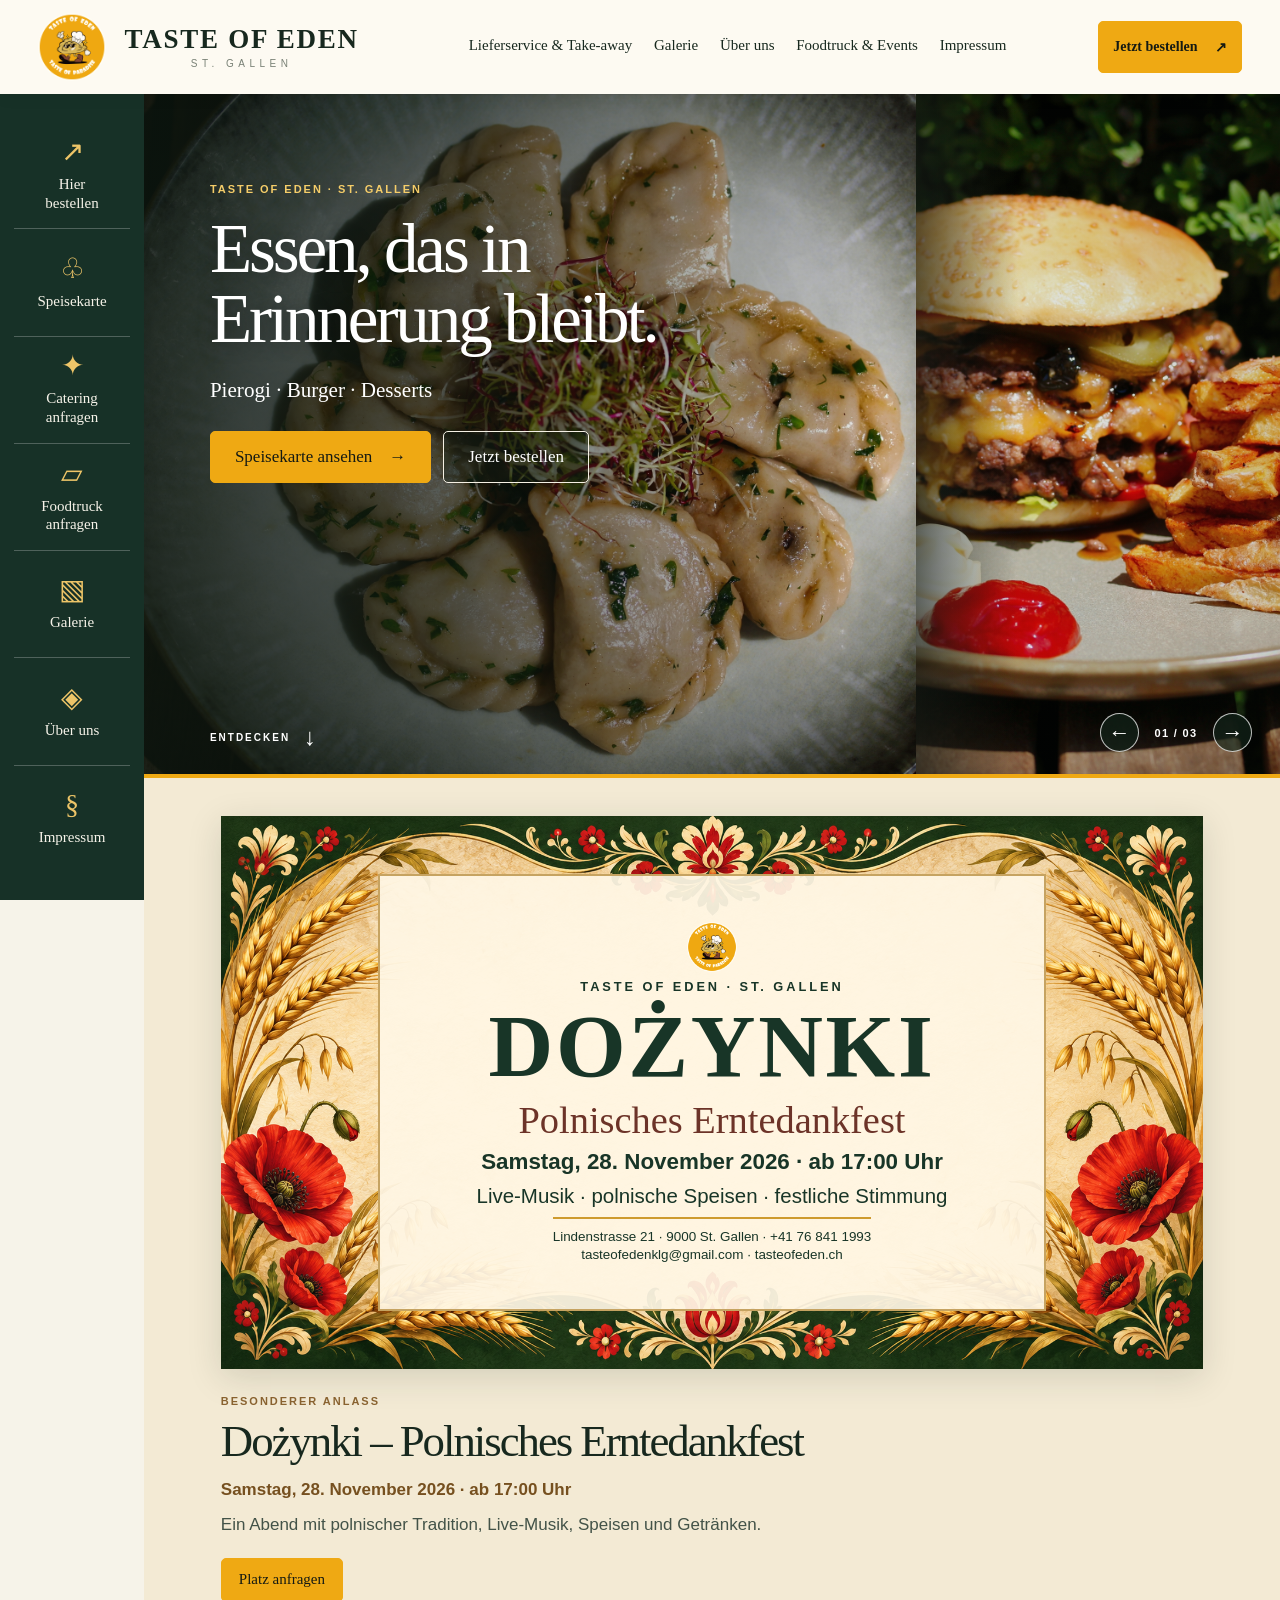
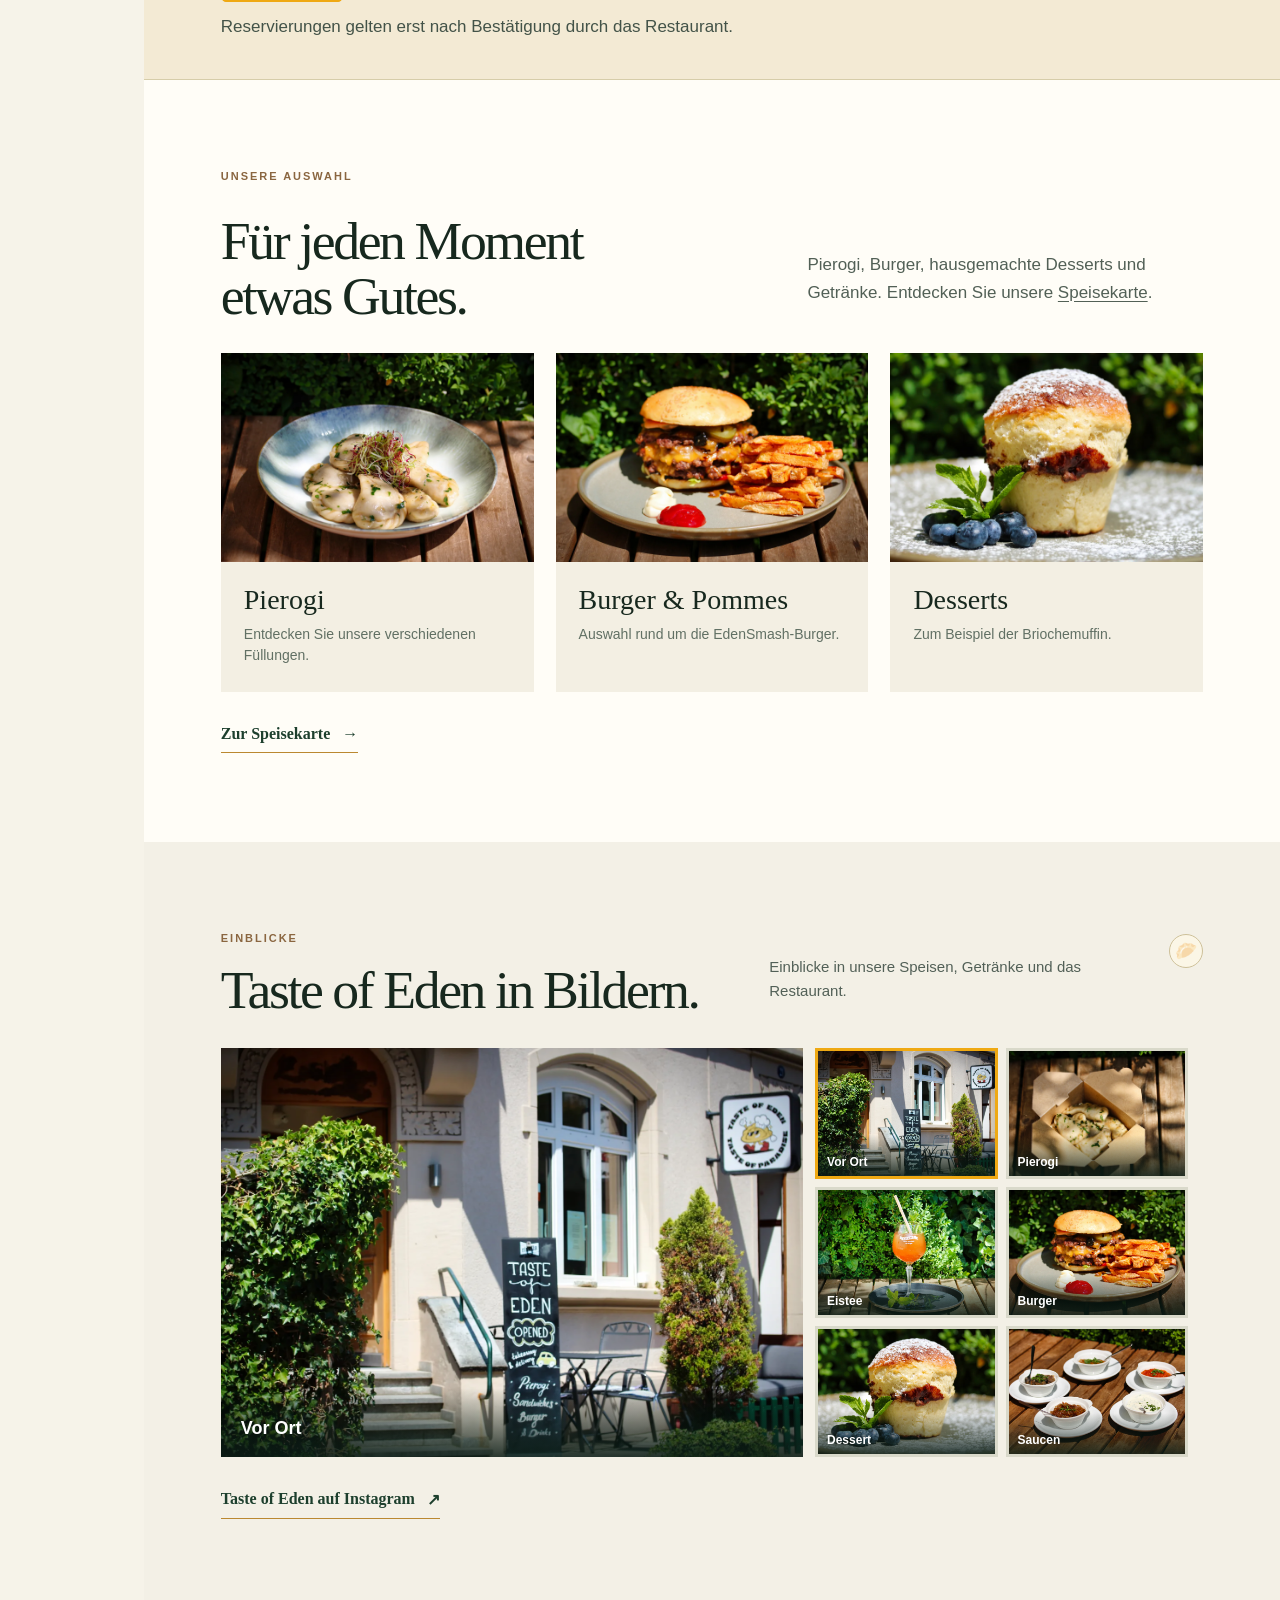
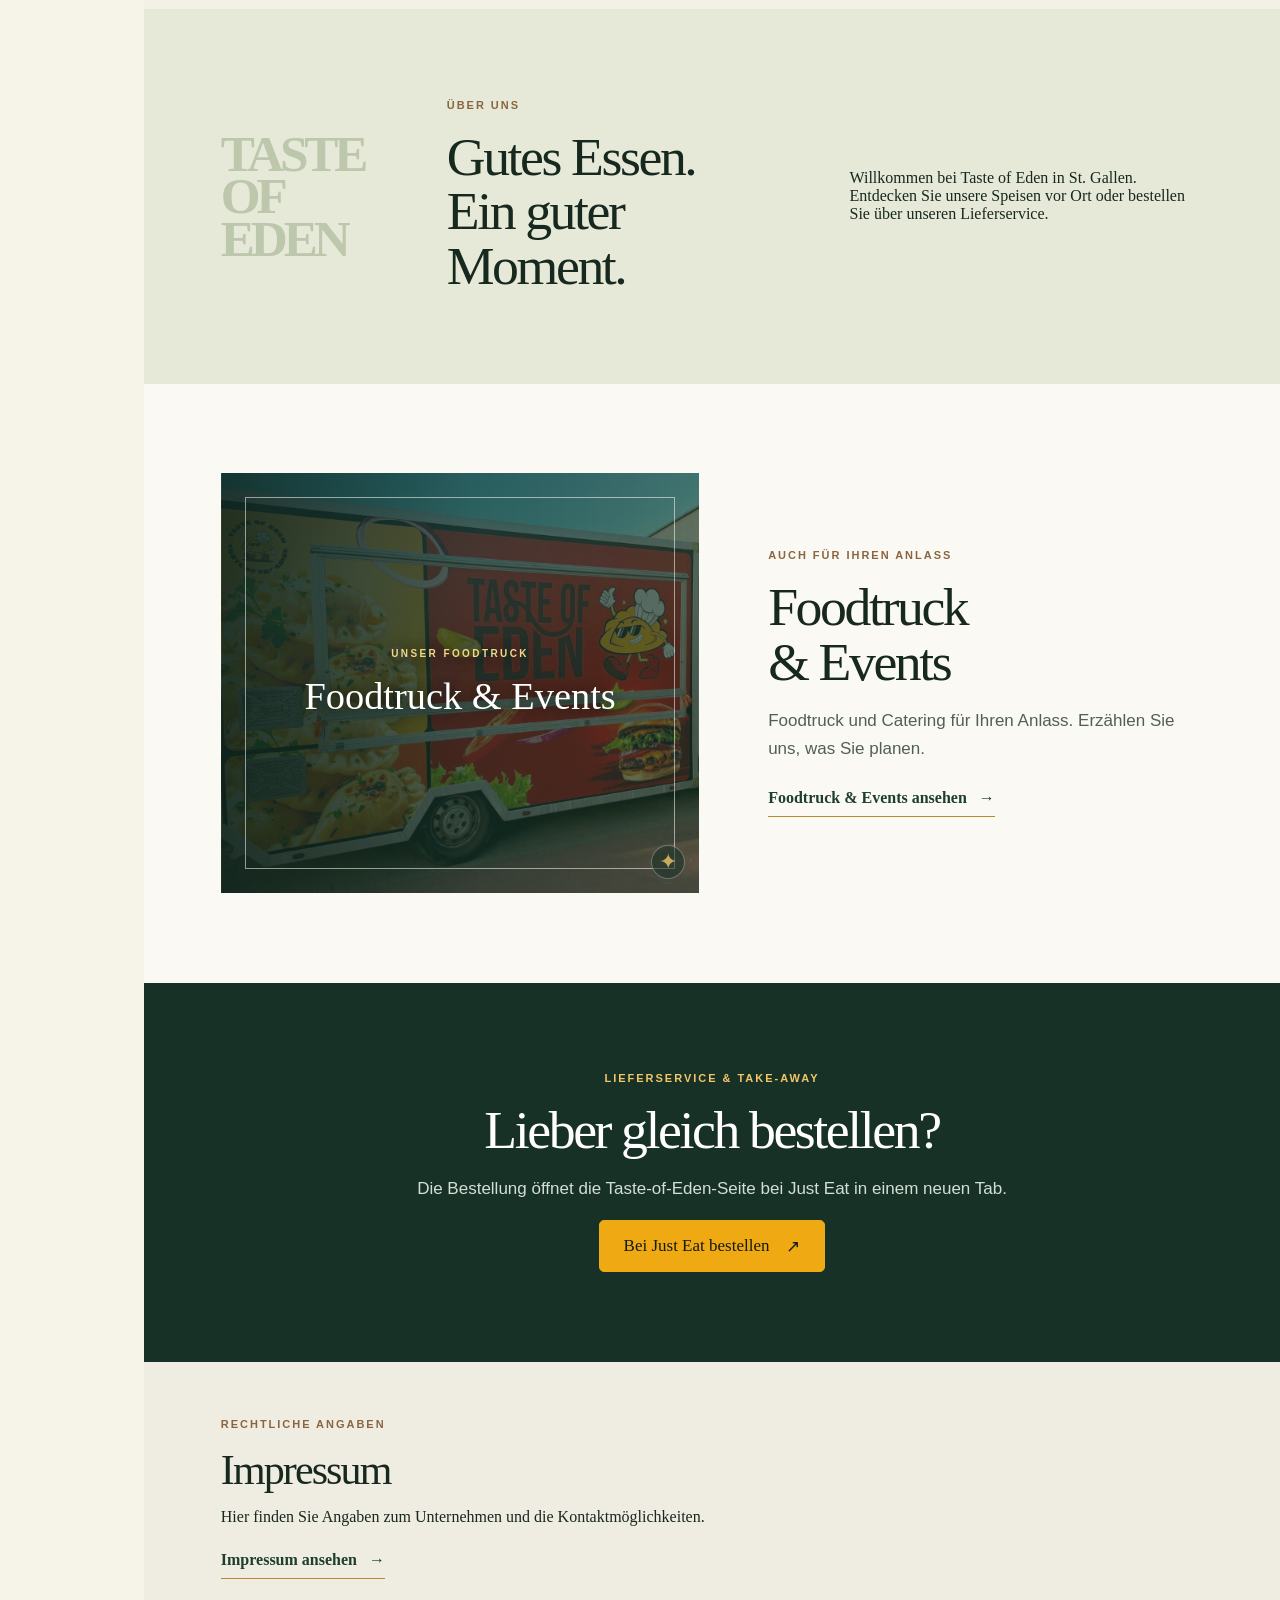
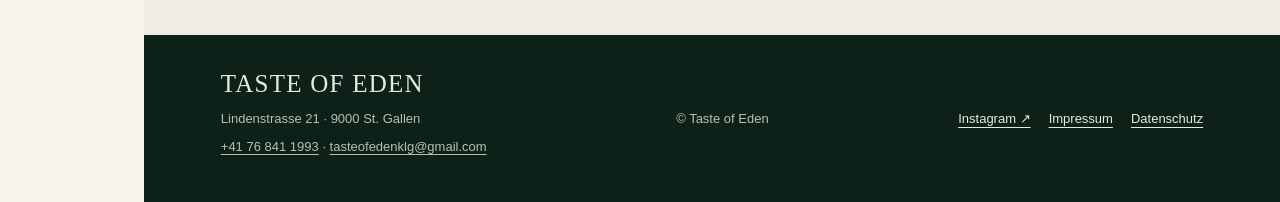
<file: index.html>
<!doctype html>
<html lang="de-CH">
<head>
  <meta charset="utf-8">
  <meta name="viewport" content="width=device-width, initial-scale=1">
  <meta name="theme-color" content="#173127">
  <link rel="icon" type="image/png" href="assets/logo.png">
  <meta name="description" content="Taste of Eden in St. Gallen: Pierogi, Burger, Speisekarte, Foodtruck und Events entdecken.">
  <link rel="canonical" href="https://tasteofeden.ch/">
  <title>Taste of Eden · St. Gallen</title>
  <link rel="stylesheet" href="styles.css?v=20261118b">
  <link rel="stylesheet" href="extras.css?v=20261118i">
  <script src="script.js?v=20261118c" defer></script>
  <script src="content.js?v=20261118g" defer></script>
</head>
<body data-page="home">
  <a class="skip-link" href="#main">Zum Inhalt springen</a>
  <header class="site-header">
    <a class="brand" href="index.html" aria-label="Taste of Eden – Startseite" data-logo-secret>
      <img src="assets/logo.png" alt="Taste of Eden Logo" width="68" height="68">
      <span class="brand-wordmark"><strong>TASTE OF EDEN</strong><small>ST. GALLEN</small></span>
    </a>
    <button class="menu-toggle" type="button" aria-expanded="false" aria-controls="main-nav" aria-label="Menü öffnen">☰</button>
    <nav id="main-nav" class="top-nav" aria-label="Hauptnavigation">
      <a href="https://www.just-eat.ch/speisekarte/taste-of-eden" target="_blank" rel="noopener noreferrer">Lieferservice & Take-away</a>
      <a class="mobile-menu-link" href="speisekarte.html">Speisekarte</a>
      <a href="#galerie">Galerie</a>
      <a href="#ueber-uns">Über uns</a>
      <a href="foodtruck-events.html">Foodtruck & Events</a>
      <a href="impressum.html">Impressum</a>
    </nav>
    <a class="header-cta" href="https://www.just-eat.ch/speisekarte/taste-of-eden" target="_blank" rel="noopener noreferrer">Jetzt bestellen <span aria-hidden="true">↗</span></a>
  </header>

  <aside class="side-nav" aria-label="Schnellzugriff">
    <a href="https://www.just-eat.ch/speisekarte/taste-of-eden" target="_blank" rel="noopener noreferrer"><span aria-hidden="true">↗</span><span>Hier<br>bestellen</span></a>
    <a href="speisekarte.html"><span aria-hidden="true">♧</span><span>Speisekarte</span></a>
    <a href="foodtruck-events.html#catering-anfrage"><span aria-hidden="true">✦</span><span>Catering<br>anfragen</span></a>
    <a href="foodtruck-events.html#foodtruck-anfrage"><span aria-hidden="true">▱</span><span>Foodtruck<br>anfragen</span></a>
    <a href="#galerie"><span aria-hidden="true">▧</span><span>Galerie</span></a>
    <a href="#ueber-uns"><span aria-hidden="true">◈</span><span>Über uns</span></a>
    <a href="impressum.html"><span aria-hidden="true">§</span><span>Impressum</span></a>
  </aside>

  <main id="main" class="page-content">
    <section class="hero" aria-label="Willkommen bei Taste of Eden">
      <div class="hero-images is-active" data-slide aria-hidden="false"><div class="hero-image hero-image-main"><img src="assets/pierogi.jpg" alt="Pierogi von Taste of Eden auf einem Teller"></div><div class="hero-image hero-image-secondary"><img src="assets/burger.jpg" alt="Burger mit Pommes von Taste of Eden"></div></div>
      <div class="hero-images" data-slide aria-hidden="true"><div class="hero-image hero-image-main"><img src="assets/burger.jpg" alt="Burger mit Pommes von Taste of Eden"></div><div class="hero-image hero-image-secondary"><img src="assets/pierogi.jpg" alt="Pierogi von Taste of Eden"></div></div>
      <div class="hero-images" data-slide aria-hidden="true"><div class="hero-image hero-image-main"><img src="assets/dessert.jpg" alt="Dessert von Taste of Eden"></div><div class="hero-image hero-image-secondary"><img src="assets/pierogi.jpg" alt="Pierogi von Taste of Eden"></div></div>
      <div class="hero-shade"></div>
      <div class="hero-content">
        <p class="eyebrow eyebrow-light">TASTE OF EDEN · ST. GALLEN</p>
        <h1>Essen, das in<br>Erinnerung bleibt.</h1>
        <p class="hero-subtitle">Pierogi · Burger · Desserts</p>
        <div class="hero-actions">
          <a class="button button-gold" href="speisekarte.html">Speisekarte ansehen <span aria-hidden="true">→</span></a>
          <a class="button button-outline-light" href="https://www.just-eat.ch/speisekarte/taste-of-eden" target="_blank" rel="noopener noreferrer">Jetzt bestellen</a>
        </div>
      </div>
      <div class="hero-scroll">ENTDECKEN <span aria-hidden="true">↓</span></div>
      <div class="hero-controls" aria-label="Bilder wechseln"><button class="hero-arrow" type="button" data-carousel="prev" aria-label="Vorheriges Bild">←</button><span class="hero-count" aria-live="polite">01 / 03</span><button class="hero-arrow" type="button" data-carousel="next" aria-label="Nächstes Bild">→</button></div>
    </section>

    <section class="section special-event special-event--top" data-special hidden aria-labelledby="special-home-title">
      <div class="special-poster" data-special-poster hidden aria-hidden="true"><img data-special-poster-image alt=""><div class="special-poster-panel"><img class="special-poster-logo" src="assets/logo.png" alt=""><p class="special-poster-brand">TASTE OF EDEN · ST. GALLEN</p><p class="special-poster-title" data-special-poster-title></p><p class="special-poster-subtitle" data-special-poster-subtitle></p><p class="special-poster-date" data-special-poster-date></p><p class="special-poster-details" data-special-poster-details></p><p class="special-poster-footer" data-special-poster-footer></p></div></div>
      <img data-special-image hidden alt="" loading="lazy">
      <div class="special-event-copy"><p class="eyebrow" data-special-eyebrow></p><h2 id="special-home-title" data-special-title></h2><p class="special-event-date" data-special-date></p><p data-special-description></p><div class="special-event-actions"><button class="button button-gold" type="button" data-special-reserve data-inquiry="Reservierung" hidden>Reservierung anfragen</button><a class="text-link" data-special-link hidden></a></div><p class="special-event-notice" data-special-reservation-notice hidden>Reservierungen gelten erst nach Bestätigung durch das Restaurant.</p></div>
    </section>

    <section class="section daily-recommendation" data-daily hidden aria-labelledby="daily-heading">
      <div class="daily-card">
        <p class="eyebrow">AUS UNSERER KÜCHE</p>
        <h2 id="daily-heading">Tagesempfehlung</h2>
        <figure class="daily-figure">
          <img data-daily-image alt="" loading="lazy">
          <figcaption>
            <h3 data-daily-title></h3>
            <p data-daily-text></p>
          </figcaption>
        </figure>
      </div>
    </section>

    <section id="speisekarte" class="section section-intro">
      <div class="section-heading">
        <p class="eyebrow">UNSERE AUSWAHL</p>
        <h2>Für jeden Moment<br>etwas Gutes.</h2>
        <p>Pierogi, Burger, hausgemachte Desserts und Getränke. Entdecken Sie unsere <a class="inline-link" href="speisekarte.html">Speisekarte</a>.</p>
      </div>
      <div class="dish-grid">
        <article class="dish-card"><img src="assets/pierogi_teller.webp" alt="Pierogi auf einem Teller" loading="lazy"><div><h3>Pierogi</h3><p>Entdecken Sie unsere verschiedenen Füllungen.</p></div></article>
        <article class="dish-card"><img src="assets/burger_pommes.webp" alt="Burger mit Pommes" loading="lazy"><div><h3>Burger & Pommes</h3><p>Auswahl rund um die EdenSmash-Burger.</p></div></article>
        <article class="dish-card"><img src="assets/briochemuffin.webp" alt="Briochemuffin mit Blaubeeren" loading="lazy"><div><h3>Desserts</h3><p>Zum Beispiel der Briochemuffin.</p></div></article>
      </div>
      <a class="text-link section-link" href="speisekarte.html">Zur Speisekarte <span aria-hidden="true">→</span></a>
    </section>

    <section id="galerie" class="section gallery-section" aria-labelledby="gallery-title">
      <div class="gallery-heading"><div><p class="eyebrow">EINBLICKE</p><h2 id="gallery-title">Taste of Eden in Bildern.</h2></div><p>Einblicke in unsere Speisen, Getränke und das Restaurant.</p><button class="gallery-secret" type="button" aria-label="Kleines Pierogi entdecken" title="Ein kleines Pierogi">🥟</button></div>
      <div class="gallery-viewer">
        <figure class="gallery-feature"><img id="gallery-feature-image" src="assets/restaurant_aussen.webp" alt="Eingang von Taste of Eden in St. Gallen"><figcaption id="gallery-feature-caption">Vor Ort</figcaption><button class="gallery-tap gallery-tap-prev" type="button" aria-label="Vorheriges Galeriebild" data-gallery-step="-1"><span aria-hidden="true">‹</span></button><button class="gallery-tap gallery-tap-next" type="button" aria-label="Nächstes Galeriebild" data-gallery-step="1"><span aria-hidden="true">›</span></button></figure>
        <div class="gallery-thumbs" role="group" aria-label="Galeriebilder auswählen">
          <button class="gallery-thumb" type="button" aria-pressed="true" aria-label="Vor Ort anzeigen" data-gallery-src="assets/restaurant_aussen.webp" data-gallery-alt="Eingang von Taste of Eden in St. Gallen" data-gallery-caption="Vor Ort"><img src="assets/restaurant_aussen.webp" alt="" loading="lazy"><span>Vor Ort</span></button>
          <button class="gallery-thumb" type="button" aria-pressed="false" aria-label="Pierogi zum Mitnehmen anzeigen" data-gallery-src="assets/pierogi_takeaway_web.webp" data-gallery-alt="Pierogi in einer Take-away-Schachtel" data-gallery-caption="Pierogi zum Mitnehmen"><img src="assets/pierogi_takeaway_web.webp" alt="" loading="lazy"><span>Pierogi</span></button>
          <button class="gallery-thumb" type="button" aria-pressed="false" aria-label="Haus-Eistee anzeigen" data-gallery-src="assets/haus_eistee.webp" data-gallery-alt="Haus-Eistee im Glas auf dem Gartentisch" data-gallery-caption="Haus-Eistee"><img src="assets/haus_eistee.webp" alt="" loading="lazy"><span>Eistee</span></button>
          <button class="gallery-thumb" type="button" aria-pressed="false" aria-label="Burger und Pommes anzeigen" data-gallery-src="assets/burger_pommes.webp" data-gallery-alt="Burger mit Pommes auf dem Teller" data-gallery-caption="Burger & Pommes"><img src="assets/burger_pommes.webp" alt="" loading="lazy"><span>Burger</span></button>
          <button class="gallery-thumb" type="button" aria-pressed="false" aria-label="Hausgemachtes Dessert anzeigen" data-gallery-src="assets/briochemuffin.webp" data-gallery-alt="Briochemuffin mit Blaubeeren" data-gallery-caption="Hausgemachtes Dessert"><img src="assets/briochemuffin.webp" alt="" loading="lazy"><span>Dessert</span></button>
          <button class="gallery-thumb" type="button" aria-pressed="false" aria-label="Saucen anzeigen" data-gallery-src="assets/saucen.webp" data-gallery-alt="Verschiedene Saucen auf einem Holztisch" data-gallery-caption="Zum Teilen und Probieren"><img src="assets/saucen.webp" alt="" loading="lazy"><span>Saucen</span></button>
        </div>
      </div>
      <a class="text-link section-link" href="https://www.instagram.com/tasteofedenklg/" target="_blank" rel="noopener noreferrer">Taste of Eden auf Instagram <span aria-hidden="true">↗</span></a>
    </section>

    <section id="ueber-uns" class="section feature-section">
      <div class="feature-mark">TASTE<br>OF<br>EDEN</div>
      <div><p class="eyebrow">ÜBER UNS</p><h2>Gutes Essen.<br>Ein guter Moment.</h2></div>
      <p>Willkommen bei Taste of Eden in St. Gallen. Entdecken Sie unsere Speisen vor Ort oder bestellen Sie über unseren Lieferservice.</p>
      <figure class="about-image" hidden><img alt="" loading="lazy"></figure>
    </section>

    <section class="section event-teaser">
      <div class="event-visual"><div class="event-photo" role="group" aria-label="Taste-of-Eden-Foodtruck"><span class="event-photo-kicker">UNSER FOODTRUCK</span><strong>Foodtruck & Events</strong><button class="truck-secret" type="button" aria-label="Foodtruck-Überraschung starten" title="Ein kleiner Stern">✦</button><div class="truck-surprise" aria-hidden="true"><span class="truck-mini"><span class="truck-mini-box">TASTE<br>OF EDEN</span><span class="truck-mini-cab"></span><i></i><i></i></span><span class="truck-message">Bis bald!</span></div><span class="truck-live visually-hidden" role="status" aria-live="polite"></span></div></div>
      <div class="event-copy"><p class="eyebrow">AUCH FÜR IHREN ANLASS</p><h2>Foodtruck<br>& Events</h2><p>Sie planen einen Anlass? Erzählen Sie uns, was Sie vorhaben. Anfragen für Foodtruck und Catering finden Sie auf der nächsten Seite.</p><a class="text-link" href="foodtruck-events.html">Foodtruck & Events ansehen <span aria-hidden="true">→</span></a></div>
    </section>

    <section id="bestellen" class="section order-section"><p class="eyebrow">LIEFERSERVICE & TAKE-AWAY</p><h2>Lieber gleich bestellen?</h2><p>Die Bestellung öffnet die Taste-of-Eden-Seite bei Just Eat in einem neuen Tab.</p><a class="button button-gold" href="https://www.just-eat.ch/speisekarte/taste-of-eden" target="_blank" rel="noopener noreferrer">Bei Just Eat bestellen <span aria-hidden="true">↗</span></a></section>
    <section id="impressum" class="section legal-section"><p class="eyebrow">RECHTLICHE ANGABEN</p><h2>Impressum</h2><p>Hier finden Sie Angaben zum Unternehmen und die Kontaktmöglichkeiten.</p><a class="text-link" href="impressum.html">Impressum ansehen <span aria-hidden="true">→</span></a></section>
  </main>

  <footer id="kontakt" class="site-footer"><div><strong>TASTE OF EDEN</strong><p>Lindenstrasse 21 · 9000 St. Gallen</p><p><a href="tel:+41768411993">+41 76 841 1993</a> · <a href="mailto:tasteofedenklg@gmail.com">tasteofedenklg@gmail.com</a></p></div><p>© Taste of Eden</p><div class="footer-links"><a href="https://www.instagram.com/tasteofedenklg/" target="_blank" rel="noopener noreferrer">Instagram ↗</a><a href="impressum.html">Impressum</a><a href="datenschutz.html">Datenschutz</a></div></footer>
  <dialog class="mascot-dialog" aria-labelledby="mascot-title"><button class="mascot-close" type="button" aria-label="Überraschung schliessen">×</button><p class="eyebrow">KLEINE ÜBERRASCHUNG</p><img src="assets/mascot-easteregg.png" alt="Das Pierogi-Maskottchen mit Kochmütze und Sonnenbrille" width="260" height="217"><h2 id="mascot-title">Du hast mich gefunden!</h2><p>Ein Gruss aus der Küche von Taste of Eden.</p><button class="button button-gold mascot-done" type="button">Weiterstöbern</button></dialog>
  <dialog class="eden-dialog" aria-labelledby="eden-title"><button class="eden-close" type="button" aria-label="Geheimnis schliessen">×</button><div class="eden-stars" aria-hidden="true">✦ <span>✧</span> ✦</div><p class="eden-kicker">GEHEIMER FUND · TASTE OF EDEN</p><div class="eden-mascot"><img src="assets/mascot-easteregg.png" alt="Das Pierogi-Maskottchen aus dem Taste-of-Eden-Logo" width="240" height="200"></div><h2 id="eden-title">Du hast das kleine Eden gefunden.</h2><p>Nur wer genau hinschaut, entdeckt unseren kleinen Küchenhelden.</p><button class="eden-done" type="button">Geheimnis schliessen <span aria-hidden="true">↗</span></button></dialog>
  <dialog class="inquiry-dialog" aria-labelledby="inquiry-title"><button class="dialog-close" type="button" aria-label="Anfrage schliessen">×</button><p class="eyebrow">IHRE ANFRAGE</p><h2 id="inquiry-title">Reservierung anfragen</h2><p data-inquiry-intro>Das Formular öffnet einen E-Mail-Entwurf. Die Anfrage wird erst versendet, wenn Sie die Nachricht in Ihrem E-Mail-Programm abschicken. Eine Reservierung gilt erst nach Bestätigung durch das Restaurant.</p><form id="inquiry-form"><label>Ihr Name<input name="name" autocomplete="name" placeholder="Name" required></label><label>E-Mail<input name="email" type="email" autocomplete="email" placeholder="E-Mail" required></label><label><span data-inquiry-date-label>Wunschtermin</span><input name="event" placeholder="Datum und Uhrzeit" required></label><label data-reservation-guests>Personen<input name="guests" type="number" min="1" inputmode="numeric" required></label><label>Ihre Nachricht<textarea name="message" rows="4" placeholder="Was möchten Sie uns mitteilen?"></textarea></label><button class="button button-gold" type="submit">E-Mail-Entwurf öffnen</button><p class="form-status" role="status" aria-live="polite"></p></form></dialog>
</body>
</html>
</file>
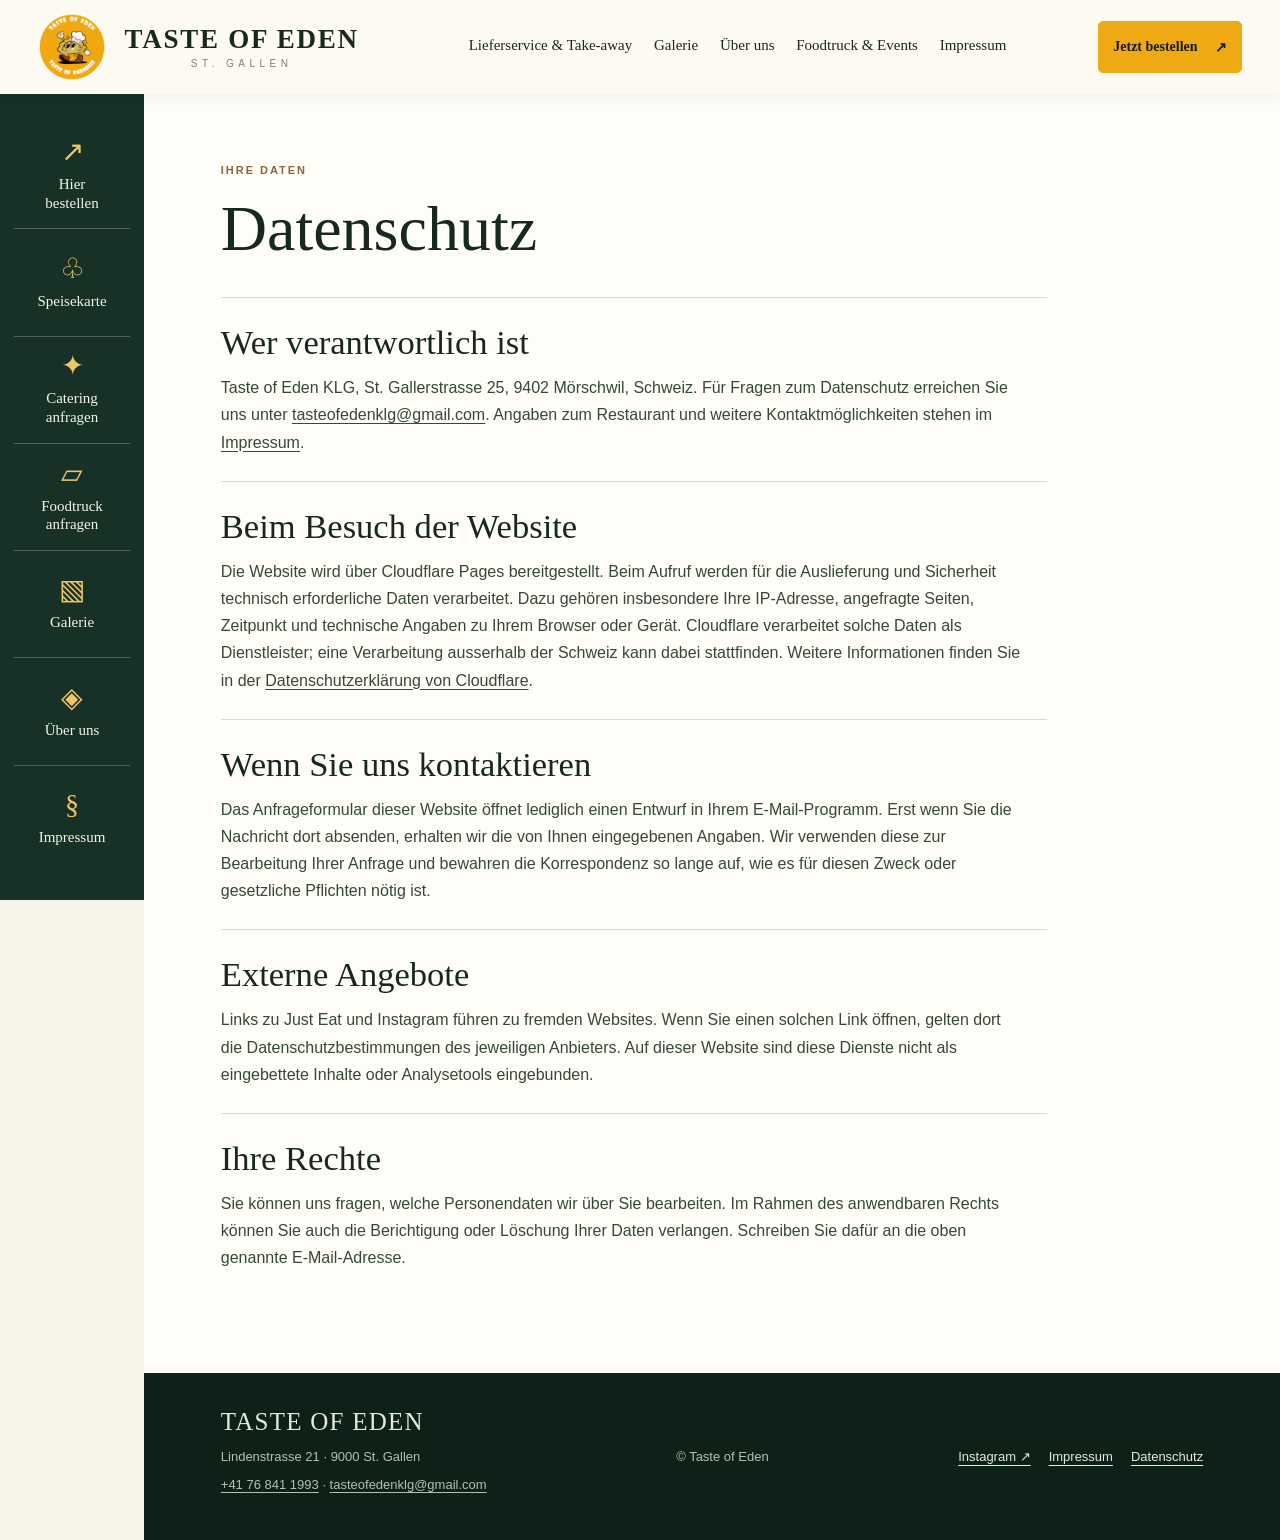
<file: datenschutz.html>
<!doctype html>
<html lang="de-CH">
<head>
  <meta charset="utf-8">
  <meta name="viewport" content="width=device-width, initial-scale=1">
  <meta name="theme-color" content="#173127">
  <link rel="icon" type="image/png" href="assets/logo.png">
  <meta name="description" content="Datenschutzhinweise von Taste of Eden in St. Gallen.">
  <link rel="canonical" href="https://tasteofeden.ch/datenschutz">
  <title>Datenschutz · Taste of Eden</title>
  <link rel="stylesheet" href="styles.css?v=20261118b">
  <link rel="stylesheet" href="extras.css?v=20261118d">
  <script src="script.js?v=20261118b" defer></script>
</head>
<body data-page="privacy">
  <a class="skip-link" href="#main">Zum Inhalt springen</a>
  <header class="site-header">
    <a class="brand" href="index.html" aria-label="Taste of Eden – Startseite"><img src="assets/logo.png" alt="Taste of Eden Logo" width="68" height="68"><span class="brand-wordmark"><strong>TASTE OF EDEN</strong><small>ST. GALLEN</small></span></a>
    <button class="menu-toggle" type="button" aria-expanded="false" aria-controls="main-nav" aria-label="Menü öffnen">☰</button>
    <nav id="main-nav" class="top-nav" aria-label="Hauptnavigation"><a href="https://www.just-eat.ch/speisekarte/taste-of-eden" target="_blank" rel="noopener noreferrer">Lieferservice & Take-away</a><a class="mobile-menu-link" href="speisekarte.html">Speisekarte</a><a href="index.html#galerie">Galerie</a><a href="index.html#ueber-uns">Über uns</a><a href="foodtruck-events.html">Foodtruck & Events</a><a href="impressum.html">Impressum</a></nav>
    <a class="header-cta" href="https://www.just-eat.ch/speisekarte/taste-of-eden" target="_blank" rel="noopener noreferrer">Jetzt bestellen <span aria-hidden="true">↗</span></a>
  </header>
  <aside class="side-nav" aria-label="Schnellzugriff"><a href="https://www.just-eat.ch/speisekarte/taste-of-eden" target="_blank" rel="noopener noreferrer"><span aria-hidden="true">↗</span><span>Hier<br>bestellen</span></a><a href="speisekarte.html"><span aria-hidden="true">♧</span><span>Speisekarte</span></a><a href="foodtruck-events.html#catering-anfrage"><span aria-hidden="true">✦</span><span>Catering<br>anfragen</span></a><a href="foodtruck-events.html#foodtruck-anfrage"><span aria-hidden="true">▱</span><span>Foodtruck<br>anfragen</span></a><a href="index.html#galerie"><span aria-hidden="true">▧</span><span>Galerie</span></a><a href="index.html#ueber-uns"><span aria-hidden="true">◈</span><span>Über uns</span></a><a href="impressum.html"><span aria-hidden="true">§</span><span>Impressum</span></a></aside>
  <main id="main" class="page-content legal-main">
    <div class="legal-intro"><p class="eyebrow">IHRE DATEN</p><h1>Datenschutz</h1></div>
    <div class="privacy-content">
      <section><h2>Wer verantwortlich ist</h2><p>Taste of Eden KLG, St. Gallerstrasse 25, 9402 Mörschwil, Schweiz. Für Fragen zum Datenschutz erreichen Sie uns unter <a href="mailto:tasteofedenklg@gmail.com">tasteofedenklg@gmail.com</a>. Angaben zum Restaurant und weitere Kontaktmöglichkeiten stehen im <a href="impressum.html">Impressum</a>.</p></section>
      <section><h2>Beim Besuch der Website</h2><p>Die Website wird über Cloudflare Pages bereitgestellt. Beim Aufruf werden für die Auslieferung und Sicherheit technisch erforderliche Daten verarbeitet. Dazu gehören insbesondere Ihre IP-Adresse, angefragte Seiten, Zeitpunkt und technische Angaben zu Ihrem Browser oder Gerät. Cloudflare verarbeitet solche Daten als Dienstleister; eine Verarbeitung ausserhalb der Schweiz kann dabei stattfinden. Weitere Informationen finden Sie in der <a href="https://www.cloudflare.com/privacypolicy/" target="_blank" rel="noopener noreferrer">Datenschutzerklärung von Cloudflare</a>.</p></section>
      <section><h2>Wenn Sie uns kontaktieren</h2><p>Das Anfrageformular dieser Website öffnet lediglich einen Entwurf in Ihrem E-Mail-Programm. Erst wenn Sie die Nachricht dort absenden, erhalten wir die von Ihnen eingegebenen Angaben. Wir verwenden diese zur Bearbeitung Ihrer Anfrage und bewahren die Korrespondenz so lange auf, wie es für diesen Zweck oder gesetzliche Pflichten nötig ist.</p></section>
      <section><h2>Externe Angebote</h2><p>Links zu Just Eat und Instagram führen zu fremden Websites. Wenn Sie einen solchen Link öffnen, gelten dort die Datenschutzbestimmungen des jeweiligen Anbieters. Auf dieser Website sind diese Dienste nicht als eingebettete Inhalte oder Analysetools eingebunden.</p></section>
      <section><h2>Ihre Rechte</h2><p>Sie können uns fragen, welche Personendaten wir über Sie bearbeiten. Im Rahmen des anwendbaren Rechts können Sie auch die Berichtigung oder Löschung Ihrer Daten verlangen. Schreiben Sie dafür an die oben genannte E-Mail-Adresse.</p></section>
    </div>
  </main>
  <footer id="kontakt" class="site-footer"><div><strong>TASTE OF EDEN</strong><p>Lindenstrasse 21 · 9000 St. Gallen</p><p><a href="tel:+41768411993">+41 76 841 1993</a> · <a href="mailto:tasteofedenklg@gmail.com">tasteofedenklg@gmail.com</a></p></div><p>© Taste of Eden</p><div class="footer-links"><a href="https://www.instagram.com/tasteofedenklg/" target="_blank" rel="noopener noreferrer">Instagram ↗</a><a href="impressum.html">Impressum</a><a href="datenschutz.html" aria-current="page">Datenschutz</a></div></footer>
</body>
</html>
</file>
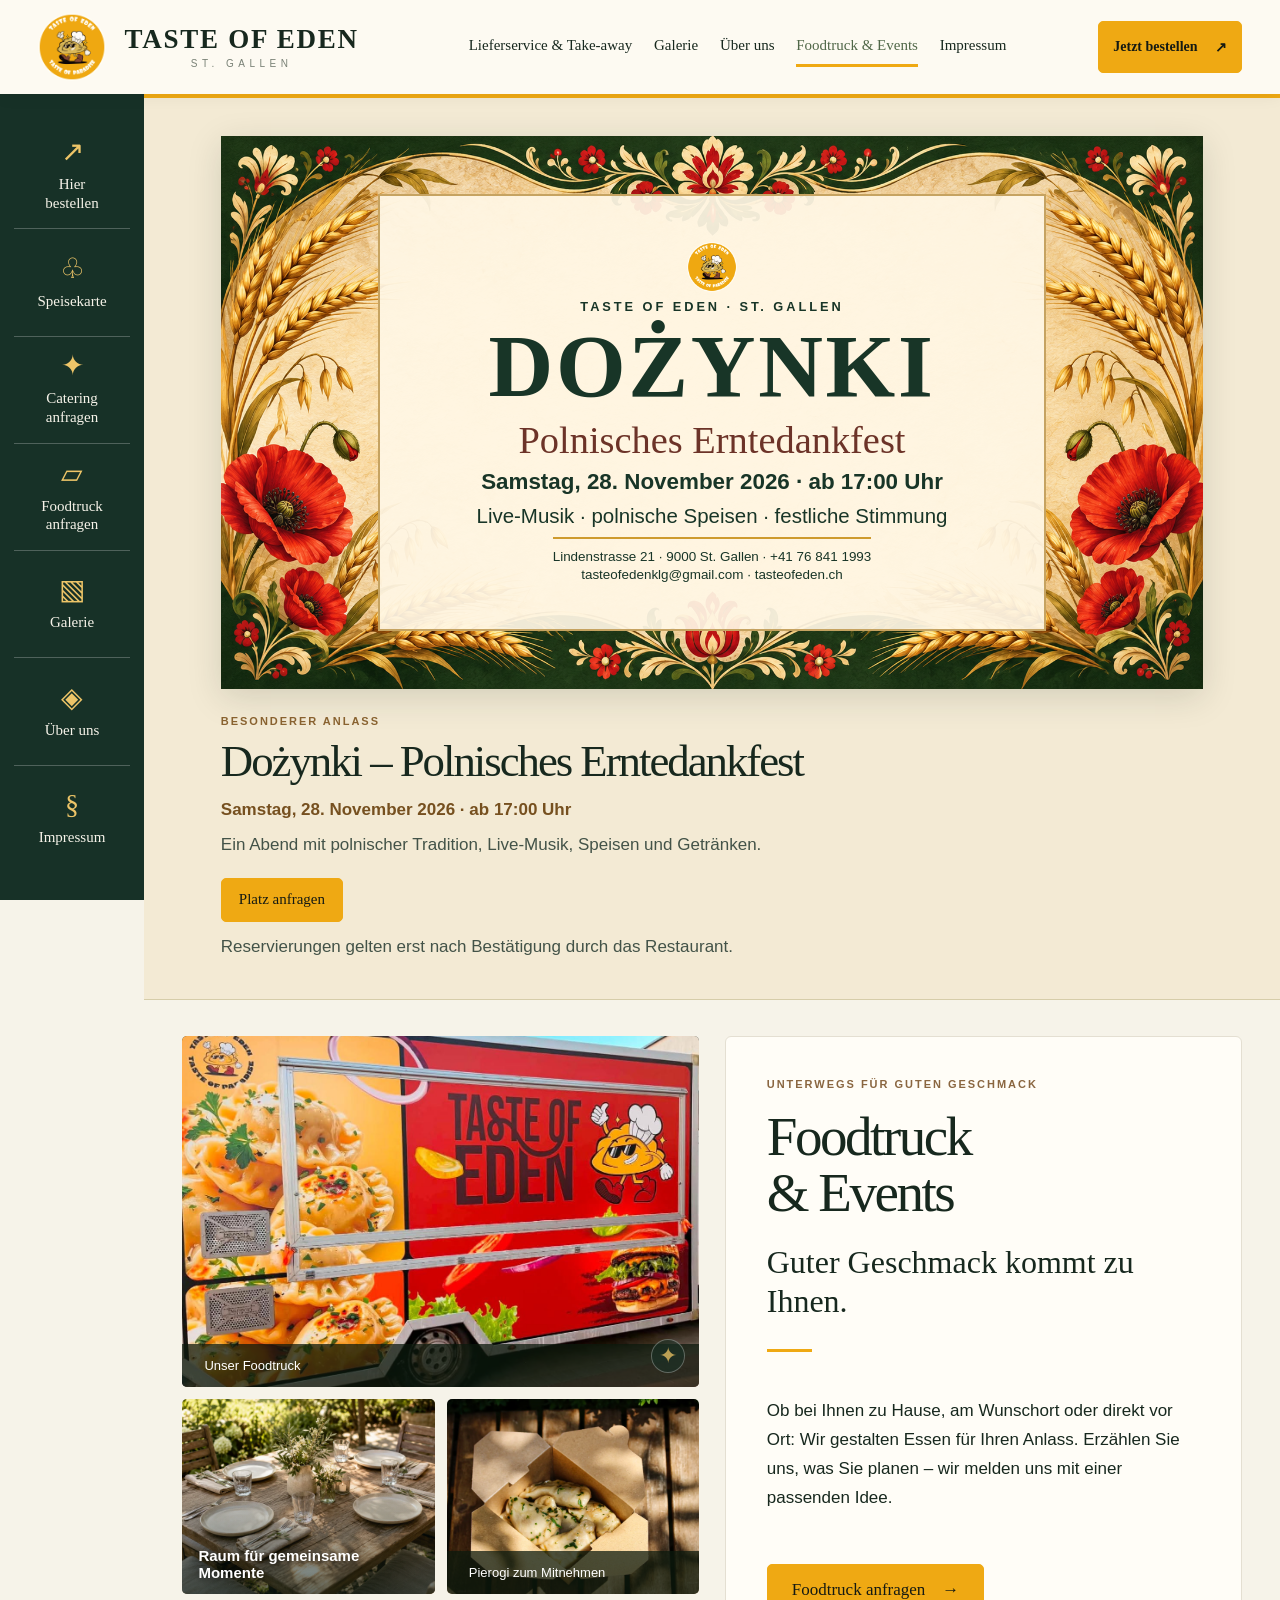
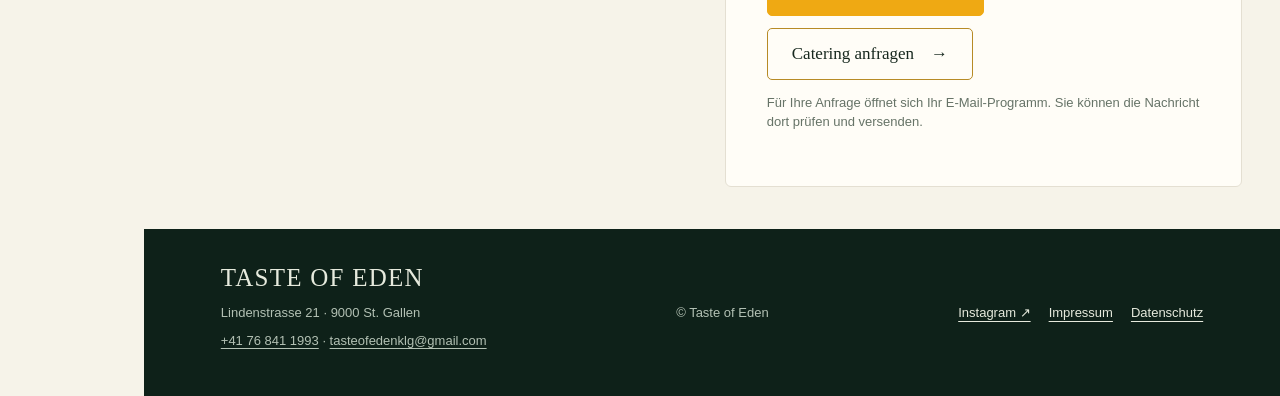
<file: foodtruck-events.html>
<!doctype html>
<html lang="de-CH">
<head>
  <meta charset="utf-8">
  <meta name="viewport" content="width=device-width, initial-scale=1">
  <meta name="theme-color" content="#173127">
  <link rel="icon" type="image/png" href="assets/logo.png">
  <meta name="description" content="Foodtruck und Catering von Taste of Eden in St. Gallen anfragen.">
  <link rel="canonical" href="https://tasteofeden.ch/foodtruck-events">
  <title>Foodtruck & Events · Taste of Eden</title>
  <link rel="stylesheet" href="styles.css?v=20261118b">
  <link rel="stylesheet" href="extras.css?v=20261118g">
  <script src="script.js?v=20261118c" defer></script>
  <script src="content.js?v=20261118e" defer></script>
</head>
<body data-page="events">
  <a class="skip-link" href="#main">Zum Inhalt springen</a>
  <header class="site-header">
    <a class="brand" href="index.html" aria-label="Taste of Eden – Startseite"><img src="assets/logo.png" alt="Taste of Eden Logo" width="68" height="68"><span class="brand-wordmark"><strong>TASTE OF EDEN</strong><small>ST. GALLEN</small></span></a>
    <button class="menu-toggle" type="button" aria-expanded="false" aria-controls="main-nav" aria-label="Menü öffnen">☰</button>
    <nav id="main-nav" class="top-nav" aria-label="Hauptnavigation"><a href="https://www.just-eat.ch/speisekarte/taste-of-eden" target="_blank" rel="noopener noreferrer">Lieferservice & Take-away</a><a class="mobile-menu-link" href="speisekarte.html">Speisekarte</a><a href="index.html#galerie">Galerie</a><a href="index.html#ueber-uns">Über uns</a><a class="active" href="foodtruck-events.html" aria-current="page">Foodtruck & Events</a><a href="impressum.html">Impressum</a></nav>
    <a class="header-cta" href="https://www.just-eat.ch/speisekarte/taste-of-eden" target="_blank" rel="noopener noreferrer">Jetzt bestellen <span aria-hidden="true">↗</span></a>
  </header>
  <aside class="side-nav" aria-label="Schnellzugriff"><a href="https://www.just-eat.ch/speisekarte/taste-of-eden" target="_blank" rel="noopener noreferrer"><span aria-hidden="true">↗</span><span>Hier<br>bestellen</span></a><a href="speisekarte.html"><span aria-hidden="true">♧</span><span>Speisekarte</span></a><a href="#catering-anfrage" data-inquiry="Catering"><span aria-hidden="true">✦</span><span>Catering<br>anfragen</span></a><a href="#foodtruck-anfrage" data-inquiry="Foodtruck"><span aria-hidden="true">▱</span><span>Foodtruck<br>anfragen</span></a><a href="index.html#galerie"><span aria-hidden="true">▧</span><span>Galerie</span></a><a href="index.html#ueber-uns"><span aria-hidden="true">◈</span><span>Über uns</span></a><a href="impressum.html"><span aria-hidden="true">§</span><span>Impressum</span></a></aside>

  <main id="main" class="page-content events-main">
    <section class="section special-event special-event--top" data-special hidden aria-labelledby="special-events-title">
      <div class="special-poster" data-special-poster hidden aria-hidden="true"><img data-special-poster-image alt=""><div class="special-poster-panel"><img class="special-poster-logo" src="assets/logo.png" alt=""><p class="special-poster-brand">TASTE OF EDEN · ST. GALLEN</p><p class="special-poster-title" data-special-poster-title></p><p class="special-poster-subtitle" data-special-poster-subtitle></p><p class="special-poster-date" data-special-poster-date></p><p class="special-poster-details" data-special-poster-details></p><p class="special-poster-footer" data-special-poster-footer></p></div></div>
      <img data-special-image hidden alt="" loading="lazy">
      <div class="special-event-copy"><p class="eyebrow" data-special-eyebrow></p><h2 id="special-events-title" data-special-title></h2><p class="special-event-date" data-special-date></p><p data-special-description></p><div class="special-event-actions"><button class="button button-gold" type="button" data-special-reserve data-inquiry="Reservierung" hidden>Reservierung anfragen</button><a class="text-link" data-special-link hidden></a></div><p class="special-event-notice" data-special-reservation-notice hidden>Reservierungen gelten erst nach Bestätigung durch das Restaurant.</p></div>
    </section>
    <section class="events-layout">
      <div class="events-images" aria-label="Bilder zu Foodtruck und Events">
        <figure class="events-truck"><img src="assets/foodtruck.png" alt="Beschrifteter Taste-of-Eden-Foodtruck mit Pierogi- und Burger-Motiven"><figcaption>Unser Foodtruck</figcaption><button class="truck-secret" type="button" aria-label="Foodtruck-Überraschung starten" title="Ein kleiner Stern">✦</button><div class="truck-surprise" aria-hidden="true"><span class="truck-mini"><span class="truck-mini-box">TASTE<br>OF EDEN</span><span class="truck-mini-cab"></span><i></i><i></i></span><span class="truck-message">Bis bald!</span></div><span class="truck-live visually-hidden" role="status" aria-live="polite"></span></figure>
        <figure class="events-table-visual">
          <img src="assets/tisch_visualisierung_v1.webp" alt="Für vier Personen gedeckter Holztisch im Grünen">
          <figcaption>Raum für gemeinsame Momente</figcaption>
        </figure>
        <figure class="events-dish"><img src="assets/pierogi_takeaway_web.webp" alt="Pierogi von Taste of Eden in einer Take-away-Schachtel"><figcaption>Pierogi zum Mitnehmen</figcaption></figure>
      </div>
      <div class="events-panel">
        <p class="eyebrow">UNTERWEGS FÜR GUTEN GESCHMACK</p>
        <h1>Foodtruck<br>& Events</h1>
        <p class="events-lead">Guter Geschmack kommt zu Ihnen.</p>
        <div class="divider"></div>
        <p>Ob bei Ihnen zu Hause, am Wunschort oder direkt vor Ort: Wir gestalten Essen für Ihren Anlass. Erzählen Sie uns, was Sie planen – wir melden uns mit einer passenden Idee.</p>
        <div class="events-actions" id="anfragen"><button class="button button-gold" type="button" data-inquiry="Foodtruck">Foodtruck anfragen <span aria-hidden="true">→</span></button><button class="button button-outline-dark" type="button" data-inquiry="Catering">Catering anfragen <span aria-hidden="true">→</span></button></div>
        <p class="form-notice">Für Ihre Anfrage öffnet sich Ihr E-Mail-Programm. Sie können die Nachricht dort prüfen und versenden.</p>
      </div>
    </section>
  </main>
  <footer id="kontakt" class="site-footer"><div><strong>TASTE OF EDEN</strong><p>Lindenstrasse 21 · 9000 St. Gallen</p><p><a href="tel:+41768411993">+41 76 841 1993</a> · <a href="mailto:tasteofedenklg@gmail.com">tasteofedenklg@gmail.com</a></p></div><p>© Taste of Eden</p><div class="footer-links"><a href="https://www.instagram.com/tasteofedenklg/" target="_blank" rel="noopener noreferrer">Instagram ↗</a><a href="impressum.html">Impressum</a><a href="datenschutz.html">Datenschutz</a></div></footer>
  <dialog class="inquiry-dialog" aria-labelledby="inquiry-title"><button class="dialog-close" type="button" aria-label="Anfrage schliessen">×</button><p class="eyebrow">IHRE ANFRAGE</p><h2 id="inquiry-title">Anfrage</h2><p data-inquiry-intro>Dieses Formular öffnet einen E-Mail-Entwurf. Es sendet und speichert selbst keine Daten.</p><form id="inquiry-form"><label>Ihr Name<input name="name" autocomplete="name" placeholder="Name" required></label><label>E-Mail<input name="email" type="email" autocomplete="email" placeholder="E-Mail" required></label><label><span data-inquiry-date-label>Termin / Anlass</span><input name="event" placeholder="Wann und wofür?"></label><label data-reservation-guests hidden>Personen<input name="guests" type="number" min="1" inputmode="numeric"></label><label>Ihre Nachricht<textarea name="message" rows="4" placeholder="Was planen Sie?"></textarea></label><button class="button button-gold" type="submit">E-Mail-Entwurf öffnen</button><p class="form-status" role="status" aria-live="polite"></p></form></dialog>
</body>
</html>
</file>
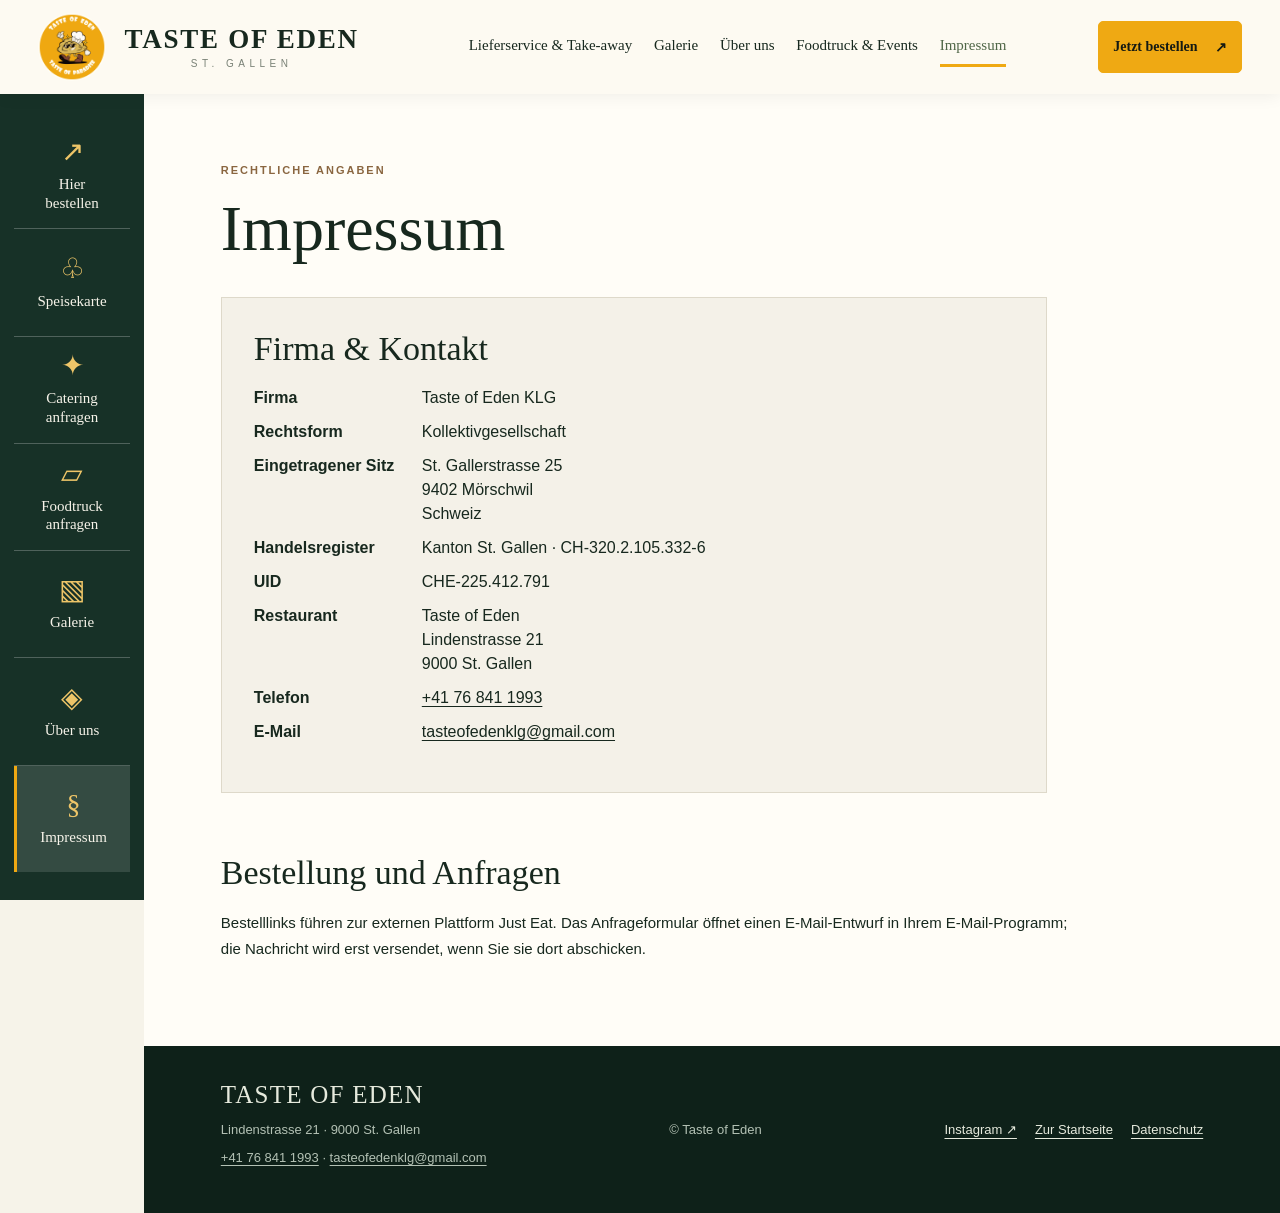
<file: impressum.html>
<!doctype html>
<html lang="de-CH">
<head>
  <meta charset="utf-8">
  <meta name="viewport" content="width=device-width, initial-scale=1">
  <meta name="theme-color" content="#173127">
  <link rel="icon" type="image/png" href="assets/logo.png">
  <meta name="description" content="Impressum und Kontaktangaben von Taste of Eden in St. Gallen.">
  <link rel="canonical" href="https://tasteofeden.ch/impressum">
  <title>Impressum · Taste of Eden</title>
  <link rel="stylesheet" href="styles.css?v=20261118b">
  <link rel="stylesheet" href="extras.css?v=20261118d">
  <script src="script.js?v=20261118b" defer></script>
</head>
<body data-page="legal">
  <a class="skip-link" href="#main">Zum Inhalt springen</a>
  <header class="site-header">
    <a class="brand" href="index.html" aria-label="Taste of Eden – Startseite"><img src="assets/logo.png" alt="Taste of Eden Logo" width="68" height="68"><span class="brand-wordmark"><strong>TASTE OF EDEN</strong><small>ST. GALLEN</small></span></a>
    <button class="menu-toggle" type="button" aria-expanded="false" aria-controls="main-nav" aria-label="Menü öffnen">☰</button>
    <nav id="main-nav" class="top-nav" aria-label="Hauptnavigation"><a href="https://www.just-eat.ch/speisekarte/taste-of-eden" target="_blank" rel="noopener noreferrer">Lieferservice & Take-away</a><a class="mobile-menu-link" href="speisekarte.html">Speisekarte</a><a href="index.html#galerie">Galerie</a><a href="index.html#ueber-uns">Über uns</a><a href="foodtruck-events.html">Foodtruck & Events</a><a class="active" href="impressum.html" aria-current="page">Impressum</a></nav>
    <a class="header-cta" href="https://www.just-eat.ch/speisekarte/taste-of-eden" target="_blank" rel="noopener noreferrer">Jetzt bestellen <span aria-hidden="true">↗</span></a>
  </header>
  <aside class="side-nav" aria-label="Schnellzugriff"><a href="https://www.just-eat.ch/speisekarte/taste-of-eden" target="_blank" rel="noopener noreferrer"><span aria-hidden="true">↗</span><span>Hier<br>bestellen</span></a><a href="speisekarte.html"><span aria-hidden="true">♧</span><span>Speisekarte</span></a><a href="foodtruck-events.html#catering-anfrage"><span aria-hidden="true">✦</span><span>Catering<br>anfragen</span></a><a href="foodtruck-events.html#foodtruck-anfrage"><span aria-hidden="true">▱</span><span>Foodtruck<br>anfragen</span></a><a href="index.html#galerie"><span aria-hidden="true">▧</span><span>Galerie</span></a><a href="index.html#ueber-uns"><span aria-hidden="true">◈</span><span>Über uns</span></a><a href="impressum.html" aria-current="page"><span aria-hidden="true">§</span><span>Impressum</span></a></aside>
  <main id="main" class="page-content legal-main">
    <div class="legal-intro"><p class="eyebrow">RECHTLICHE ANGABEN</p><h1>Impressum</h1></div>
    <div class="legal-grid">
      <section class="legal-card"><h2>Firma & Kontakt</h2><dl><dt>Firma</dt><dd>Taste of Eden KLG</dd><dt>Rechtsform</dt><dd>Kollektivgesellschaft</dd><dt>Eingetragener Sitz</dt><dd>St. Gallerstrasse 25<br>9402 Mörschwil<br>Schweiz</dd><dt>Handelsregister</dt><dd>Kanton St. Gallen · CH-320.2.105.332-6</dd><dt>UID</dt><dd>CHE-225.412.791</dd><dt>Restaurant</dt><dd>Taste of Eden<br>Lindenstrasse 21<br>9000 St. Gallen</dd><dt>Telefon</dt><dd><a href="tel:+41768411993">+41 76 841 1993</a></dd><dt>E-Mail</dt><dd><a href="mailto:tasteofedenklg@gmail.com">tasteofedenklg@gmail.com</a></dd></dl></section>
    </div>
    <section class="legal-source"><h2>Bestellung und Anfragen</h2><p>Bestelllinks führen zur externen Plattform Just Eat. Das Anfrageformular öffnet einen E-Mail-Entwurf in Ihrem E-Mail-Programm; die Nachricht wird erst versendet, wenn Sie sie dort abschicken.</p></section>
  </main>
  <footer id="kontakt" class="site-footer"><div><strong>TASTE OF EDEN</strong><p>Lindenstrasse 21 · 9000 St. Gallen</p><p><a href="tel:+41768411993">+41 76 841 1993</a> · <a href="mailto:tasteofedenklg@gmail.com">tasteofedenklg@gmail.com</a></p></div><p>© Taste of Eden</p><div class="footer-links"><a href="https://www.instagram.com/tasteofedenklg/" target="_blank" rel="noopener noreferrer">Instagram ↗</a><a href="index.html">Zur Startseite</a><a href="datenschutz.html">Datenschutz</a></div></footer>
</body>
</html>
</file>
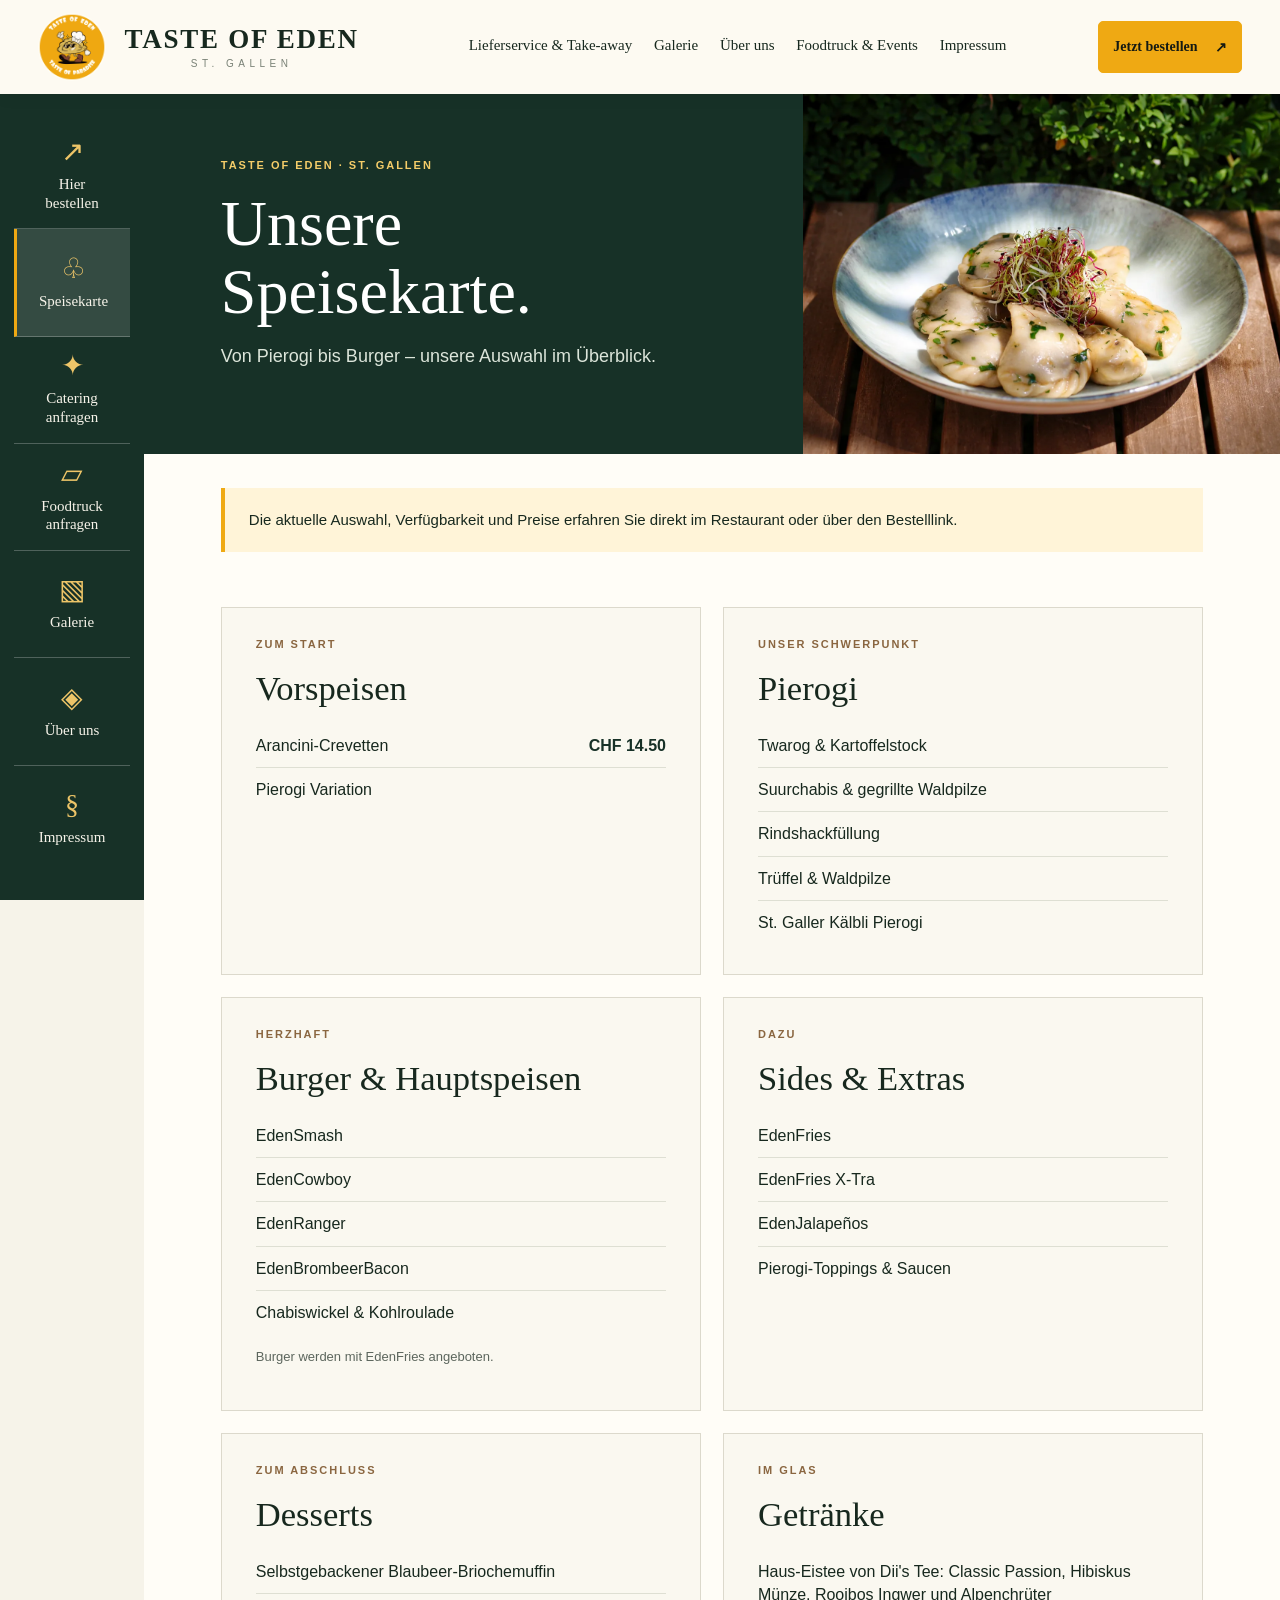
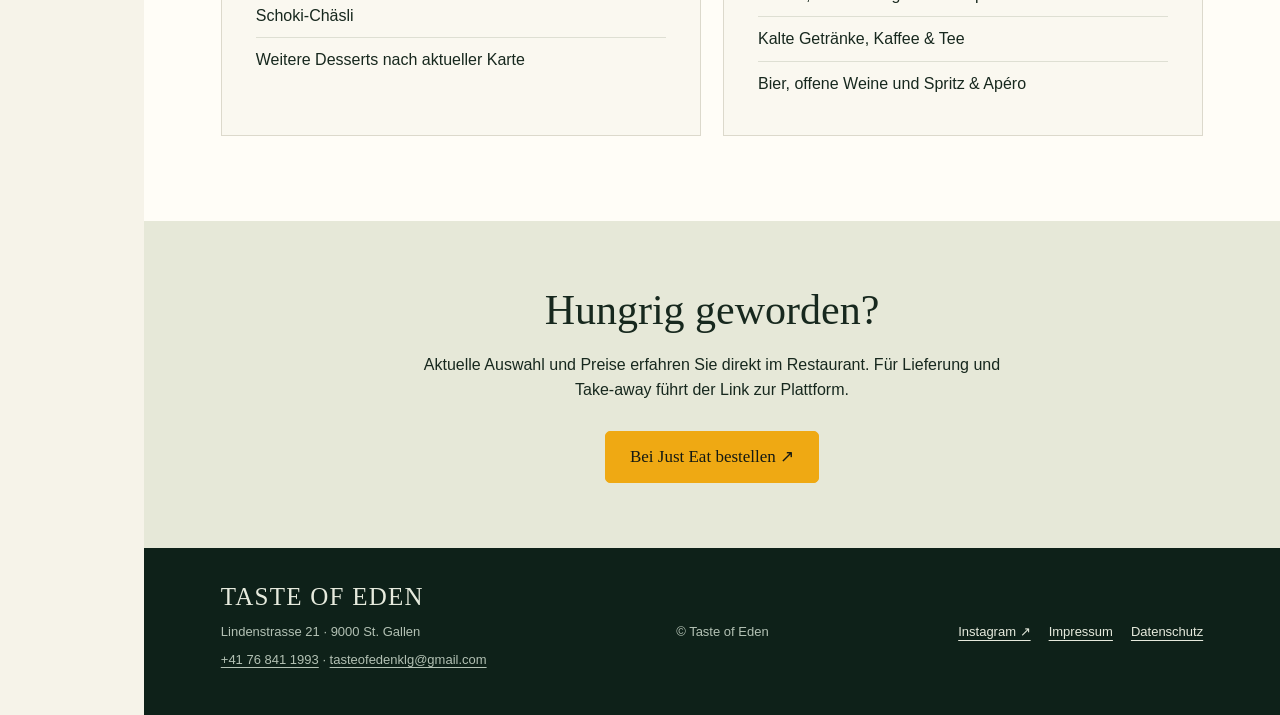
<file: speisekarte.html>
<!doctype html>
<html lang="de-CH">
<head>
  <meta charset="utf-8">
  <meta name="viewport" content="width=device-width, initial-scale=1">
  <meta name="theme-color" content="#173127">
  <link rel="icon" type="image/png" href="assets/logo.png">
  <meta name="description" content="Speisekarte von Taste of Eden in St. Gallen – Pierogi, Burger, Desserts und Getränke.">
  <link rel="canonical" href="https://tasteofeden.ch/speisekarte">
  <title>Speisekarte · Taste of Eden</title>
  <link rel="stylesheet" href="styles.css?v=20261118b">
  <link rel="stylesheet" href="extras.css?v=20261118d">
  <script src="script.js?v=20261118b" defer></script>
  <script src="content.js?v=20261118b" defer></script>
</head>
<body data-page="menu">
  <a class="skip-link" href="#main">Zum Inhalt springen</a>
  <header class="site-header">
    <a class="brand" href="index.html" aria-label="Taste of Eden – Startseite"><img src="assets/logo.png" alt="Taste of Eden Logo" width="68" height="68"><span class="brand-wordmark"><strong>TASTE OF EDEN</strong><small>ST. GALLEN</small></span></a>
    <button class="menu-toggle" type="button" aria-expanded="false" aria-controls="main-nav" aria-label="Menü öffnen">☰</button>
    <nav id="main-nav" class="top-nav" aria-label="Hauptnavigation"><a href="https://www.just-eat.ch/speisekarte/taste-of-eden" target="_blank" rel="noopener noreferrer">Lieferservice & Take-away</a><a class="mobile-menu-link active" href="speisekarte.html" aria-current="page">Speisekarte</a><a href="index.html#galerie">Galerie</a><a href="index.html#ueber-uns">Über uns</a><a href="foodtruck-events.html">Foodtruck & Events</a><a href="impressum.html">Impressum</a></nav>
    <a class="header-cta" href="https://www.just-eat.ch/speisekarte/taste-of-eden" target="_blank" rel="noopener noreferrer">Jetzt bestellen <span aria-hidden="true">↗</span></a>
  </header>
  <aside class="side-nav" aria-label="Schnellzugriff"><a href="https://www.just-eat.ch/speisekarte/taste-of-eden" target="_blank" rel="noopener noreferrer"><span aria-hidden="true">↗</span><span>Hier<br>bestellen</span></a><a href="speisekarte.html" aria-current="page"><span aria-hidden="true">♧</span><span>Speisekarte</span></a><a href="foodtruck-events.html#catering-anfrage"><span aria-hidden="true">✦</span><span>Catering<br>anfragen</span></a><a href="foodtruck-events.html#foodtruck-anfrage"><span aria-hidden="true">▱</span><span>Foodtruck<br>anfragen</span></a><a href="index.html#galerie"><span aria-hidden="true">▧</span><span>Galerie</span></a><a href="index.html#ueber-uns"><span aria-hidden="true">◈</span><span>Über uns</span></a><a href="impressum.html"><span aria-hidden="true">§</span><span>Impressum</span></a></aside>
  <main id="main" class="page-content menu-main">
    <section class="menu-hero"><div><p class="eyebrow eyebrow-light">TASTE OF EDEN · ST. GALLEN</p><h1>Unsere Speisekarte.</h1><p>Von Pierogi bis Burger – unsere Auswahl im Überblick.</p></div><img src="assets/pierogi_teller.webp" alt="Pierogi auf einem Teller"></section>
    <div class="menu-note" role="note">Die aktuelle Auswahl, Verfügbarkeit und Preise erfahren Sie direkt im Restaurant oder über den Bestelllink.</div>
    <div class="menu-categories">
      <section class="menu-category"><p class="eyebrow">ZUM START</p><h2>Vorspeisen</h2><ul><li>Arancini-Crevetten</li><li>Pierogi Variation</li></ul></section>
      <section class="menu-category"><p class="eyebrow">UNSER SCHWERPUNKT</p><h2>Pierogi</h2><ul><li>Twarog & Kartoffelstock</li><li>Suurchabis & gegrillte Waldpilze</li><li>Rindshackfüllung</li><li>Trüffel & Waldpilze</li><li>St. Galler Kälbli Pierogi</li></ul></section>
      <section class="menu-category"><p class="eyebrow">HERZHAFT</p><h2>Burger & Hauptspeisen</h2><ul><li>EdenSmash</li><li>EdenCowboy</li><li>EdenRanger</li><li>EdenBrombeerBacon</li><li>Chabiswickel & Kohlroulade</li></ul><p class="menu-small">Burger werden mit EdenFries angeboten.</p></section>
      <section class="menu-category"><p class="eyebrow">DAZU</p><h2>Sides & Extras</h2><ul><li>EdenFries</li><li>EdenFries X-Tra</li><li>EdenJalapeños</li><li>Pierogi-Toppings & Saucen</li></ul></section>
      <section class="menu-category"><p class="eyebrow">ZUM ABSCHLUSS</p><h2>Desserts</h2><ul><li>Selbstgebackener Blaubeer-Briochemuffin</li><li>Schoki-Chäsli</li><li>Weitere Desserts nach aktueller Karte</li></ul></section>
      <section class="menu-category"><p class="eyebrow">IM GLAS</p><h2>Getränke</h2><ul><li>Haus-Eistee von Dii's Tee: Classic Passion, Hibiskus Münze, Rooibos Ingwer und Alpenchrüter</li><li>Kalte Getränke, Kaffee & Tee</li><li>Bier, offene Weine und Spritz & Apéro</li></ul></section>
    </div>
    <section class="menu-end"><h2>Hungrig geworden?</h2><p>Aktuelle Auswahl und Preise bitte direkt beim Restaurant prüfen. Für Lieferung und Take-away führt der Link zur Plattform.</p><a class="button button-gold" href="https://www.just-eat.ch/speisekarte/taste-of-eden" target="_blank" rel="noopener noreferrer">Bei Just Eat bestellen ↗</a></section>
  </main>
  <footer id="kontakt" class="site-footer"><div><strong>TASTE OF EDEN</strong><p>Lindenstrasse 21 · 9000 St. Gallen</p><p><a href="tel:+41768411993">+41 76 841 1993</a> · <a href="mailto:tasteofedenklg@gmail.com">tasteofedenklg@gmail.com</a></p></div><p>© Taste of Eden</p><div class="footer-links"><a href="https://www.instagram.com/tasteofedenklg/" target="_blank" rel="noopener noreferrer">Instagram ↗</a><a href="impressum.html">Impressum</a><a href="datenschutz.html">Datenschutz</a></div></footer>
</body>
</html>
</file>
<file: styles.css>
:root{--forest:#173127;--forest-2:#233d30;--cream:#f6f3e9;--paper:#fffdf7;--gold:#efa913;--ink:#17281e;--muted:#6a7569;--line:#dbd8c9;--sidebar:144px;--header:94px}*{box-sizing:border-box}html{scroll-behavior:smooth;scroll-padding-top:126px}body{margin:0;background:var(--cream);color:var(--ink);font-family:Georgia,'Times New Roman',serif}button,a{font:inherit}a{color:inherit;text-decoration:none}button{cursor:pointer}img{display:block;max-width:100%}:focus-visible{outline:3px solid #d88c00;outline-offset:4px}.skip-link{position:absolute;top:-100px;left:16px;z-index:9999;padding:12px;background:white}.skip-link:focus{top:12px}.preview-ribbon{height:26px;display:flex;align-items:center;justify-content:center;background:#2b2c27;color:#f4ead3;letter-spacing:.19em;font:600 10px Arial,sans-serif}.site-header{height:var(--header);position:sticky;top:0;z-index:20;display:flex;align-items:center;gap:clamp(18px,3vw,56px);padding:0 clamp(20px,3vw,52px);background:rgba(253,250,242,.97);box-shadow:0 2px 16px #00000010;backdrop-filter:blur(14px)}.brand{display:flex;align-items:center;gap:18px;min-width:325px}.brand img{width:68px;height:68px;object-fit:contain}.brand-wordmark{display:flex;flex-direction:column;white-space:nowrap}.brand-wordmark strong{font-size:clamp(20px,2.2vw,35px);line-height:1;letter-spacing:.065em}.brand-wordmark small{margin-top:5px;letter-spacing:.45em;text-align:center;font:10px Arial,sans-serif;color:#798176}.top-nav{display:flex;justify-content:center;align-items:center;flex:1;gap:clamp(18px,2.5vw,52px);white-space:nowrap}.top-nav a{font-size:clamp(14px,1.22vw,18px);padding:10px 0;border-bottom:3px solid transparent;transition:border-color .2s,color .2s}.top-nav a:hover,.top-nav a.active{border-color:var(--gold);color:#506748}.header-cta,.button{display:inline-flex;align-items:center;justify-content:center;gap:17px;border-radius:5px;min-height:52px;padding:12px 24px;font-size:17px;white-space:nowrap;transition:transform .2s,background .2s}.header-cta:hover,.button:hover{transform:translateY(-2px)}.header-cta,.button-gold{background:var(--gold);color:#151a13;border:1px solid var(--gold)}.header-cta{font-weight:700}.menu-toggle{display:none;background:none;border:0;color:var(--forest);font-size:28px}.side-nav{position:fixed;top:var(--header);left:0;bottom:0;width:var(--sidebar);z-index:10;background:var(--forest);color:var(--cream);display:flex;flex-direction:column;padding:28px 14px}.side-nav a{flex:1;max-height:142px;display:flex;flex-direction:column;justify-content:center;align-items:center;gap:9px;text-align:center;border-bottom:1px solid #ffffff3d;font-size:15px;line-height:1.25;transition:background .2s}.side-nav a:hover{background:#ffffff16}.side-nav a:last-child{border:0}.side-nav a>span:first-child{font-size:28px;line-height:1;color:#eec568}.page-content,.site-footer{margin-left:var(--sidebar)}.hero{height:min(680px,calc(100vh - 120px));min-height:560px;position:relative;overflow:hidden;background:#1e241d;color:#fff}.hero-image{position:absolute;inset:0;overflow:hidden}.hero-image img{width:100%;height:100%;object-fit:cover}.hero-image-main{width:70%}.hero-image-main img{object-position:50% 47%}.hero-image-secondary{left:68%;width:32%}.hero-image-secondary img{object-position:50% 50%}.hero-image-secondary:before{content:"";position:absolute;z-index:1;inset:0;background:linear-gradient(90deg,#151b15aa,transparent 28%)}.hero-shade{position:absolute;inset:0;background:linear-gradient(90deg,#0c160fdb 0%,#0c160fa8 28%,#0c160f14 65%,#0c160f33 100%)}.hero-content{position:relative;z-index:2;padding:7.8% 5.8%;max-width:760px}.eyebrow{margin:0 0 19px;color:#8a6640;font:700 11px Arial,sans-serif;letter-spacing:.18em}.eyebrow-light{color:#f5cd69}.hero h1,.section h2,.events-panel h1{margin:0;font-weight:500;letter-spacing:-.045em;line-height:1.02}.hero h1{font-size:clamp(50px,5.4vw,93px);text-shadow:0 2px 20px #0005}.hero-subtitle{margin:23px 0 28px;font-size:clamp(18px,1.65vw,27px)}.hero-actions{display:flex;flex-wrap:wrap;gap:12px}.button-outline-light{border:1px solid #f5f0e4;color:#fff;background:#10201755}.button-outline-dark{border:1px solid #b78b26;background:transparent;color:var(--ink)}.hero-scroll{position:absolute;bottom:25px;left:5.8%;z-index:2;letter-spacing:.2em;font:700 10px Arial,sans-serif;display:flex;align-items:center;gap:14px}.hero-scroll span{font-size:24px;line-height:1}.section{padding:clamp(65px,7vw,120px) clamp(28px,6vw,110px)}.section-intro{background:var(--paper)}.section-heading{display:grid;grid-template-columns:1.2fr .9fr;align-items:end;gap:6%;margin-bottom:38px}.section-heading .eyebrow{grid-column:1/-1;margin-bottom:-15px}.section h2{font-size:clamp(40px,4.2vw,68px)}.section-heading p:last-child{max-width:420px;color:#526056;font:17px/1.65 Arial,sans-serif}.dish-grid{display:grid;grid-template-columns:repeat(3,1fr);gap:22px}.dish-card{background:#f3efe3;overflow:hidden}.dish-card img{width:100%;aspect-ratio:1.5;object-fit:cover}.dish-card div{padding:22px 23px 26px}.dish-card span{font:700 11px Arial,sans-serif;color:#9f7628}.dish-card h3{font-size:28px;font-weight:500;margin:8px 0}.dish-card p{font:14px/1.5 Arial,sans-serif;color:#617064;margin:0}.feature-section{background:#e6e8d8;display:grid;grid-template-columns:.5fr 1fr 1fr;align-items:center;gap:5%}.feature-mark{font-size:clamp(30px,4vw,65px);line-height:.83;font-weight:700;letter-spacing:-.08em;color:#bcc7ab}.feature-section p:last-child,.event-copy p:not(.eyebrow),.order-section p:not(.eyebrow){font:17px/1.65 Arial,sans-serif;color:#516057}.event-teaser{display:grid;grid-template-columns:1.1fr 1fr;gap:7%;align-items:center;background:#fbf9f3}.event-visual{min-height:420px}.photo-placeholder{height:100%;min-height:300px;background:radial-gradient(circle at 73% 35%,#a9b5a0 0,#436a55 32%,#1a3d2b 71%,#142f25 100%);color:#fff;display:flex;flex-direction:column;align-items:center;justify-content:center;text-align:center;gap:13px;position:relative;overflow:hidden}.photo-placeholder:before{content:"";position:absolute;inset:24px;border:1px solid #ffffff51}.photo-placeholder span{font:700 10px Arial,sans-serif;letter-spacing:.24em;color:#e8dfc7}.photo-placeholder strong{font-size:clamp(28px,3vw,50px);font-weight:500}.event-copy p:not(.eyebrow){max-width:430px}.text-link{display:inline-flex;gap:12px;border-bottom:1px solid #bb8830;padding:9px 0;color:#1d3f2d;font-weight:700}.order-section{background:var(--forest);color:#fff;text-align:center}.order-section .eyebrow{color:#f3c668}.order-section p:not(.eyebrow){color:#d3dfd4}.site-footer{background:#0e2119;color:#e6eadd;padding:35px clamp(28px,6vw,110px);display:flex;justify-content:space-between;gap:28px;align-items:center;font:13px Arial,sans-serif}.site-footer strong{font:25px Georgia,serif;letter-spacing:.05em}.site-footer p{color:#b3c1b4}.site-footer a{text-decoration:underline;text-underline-offset:4px}.demo-toast{position:fixed;z-index:99;right:25px;bottom:22px;background:#fffdf7;color:#183326;border:1px solid #ccb783;box-shadow:0 10px 35px #0003;padding:17px 21px;max-width:390px;font:14px/1.5 Arial,sans-serif}.events-main{background:var(--cream)}.events-layout{padding:36px clamp(28px,3vw,55px) 42px;min-height:calc(100vh - 120px);display:grid;grid-template-columns:minmax(320px,.83fr) minmax(440px,1fr);gap:18px}.events-images{display:grid;grid-template-rows:repeat(3,minmax(175px,1fr));gap:12px;min-height:780px}.events-images .photo-placeholder{min-height:0;border-radius:5px}.placeholder-truck{background:linear-gradient(135deg,#132f25,#547760)}.placeholder-table{background:linear-gradient(135deg,#8d6d45,#d4bd8a)}.events-images .photo-placeholder strong{font-size:36px}.events-dish{margin:0;position:relative;overflow:hidden;border-radius:5px}.events-dish img{width:100%;height:100%;object-fit:cover}.events-dish figcaption{position:absolute;bottom:0;left:0;right:0;padding:14px 22px;color:#fff;background:#0c190dbb;font:13px Arial,sans-serif}.events-panel{background:var(--paper);border:1px solid #e4dfd2;border-radius:6px;padding:clamp(42px,5vw,85px) clamp(36px,5vw,82px);display:flex;flex-direction:column;align-items:flex-start;justify-content:center}.events-panel h1{font-size:clamp(54px,5.5vw,94px)}.events-lead{font-size:clamp(24px,2.5vw,39px);line-height:1.22;margin:22px 0 0}.divider{width:45px;height:3px;background:var(--gold);margin:40px 0}.events-panel>p:not(.eyebrow):not(.events-lead):not(.draft-note):not(.form-notice){font:clamp(17px,1.2vw,21px)/1.7 Arial,sans-serif;max-width:650px}.events-panel .draft-note,.form-notice{font:13px/1.5 Arial,sans-serif;color:#667367}.draft-note{border-left:2px solid #d8bd82;padding-left:15px}.events-actions{display:flex;flex-wrap:wrap;gap:12px;margin-top:34px}.events-next{background:#e6e8d8;display:grid;grid-template-columns:1fr 1fr;gap:7%;align-items:center}.events-next p:last-child{font:16px/1.65 Arial,sans-serif;color:#526056}
@media(max-width:1280px){.brand{min-width:auto}.brand-wordmark strong{font-size:24px}.top-nav{gap:20px}.top-nav a{font-size:14px}.header-cta{font-size:14px;padding:10px 14px}.events-panel{padding:48px}.events-layout{grid-template-columns:.8fr 1fr}}
@media(max-width:1000px){:root{--sidebar:94px}.site-header{gap:16px;padding:0 20px}.brand-wordmark strong{font-size:20px}.top-nav{gap:12px}.top-nav a{font-size:13px}.side-nav a{font-size:12px}.hero-content{padding-top:100px}.hero h1{font-size:64px}.events-layout{grid-template-columns:1fr 1fr}.events-panel h1{font-size:58px}.events-panel{padding:36px}.events-actions .button{font-size:14px;padding:10px 12px}}
@media(max-width:760px){:root{--header:74px}.preview-ribbon{font-size:8px}.site-header{height:var(--header);gap:10px}.brand{gap:10px}.brand img{width:46px;height:46px}.brand-wordmark strong{font-size:18px}.brand-wordmark small{font-size:8px;letter-spacing:.3em}.menu-toggle{display:block;margin-left:auto;order:3}.header-cta{order:2;font-size:12px;min-height:39px;padding:7px 9px}.top-nav{display:none;position:absolute;top:var(--header);left:0;right:0;background:var(--paper);padding:12px 22px 25px;box-shadow:0 12px 20px #0002;align-items:stretch;gap:0;flex-direction:column}.top-nav.is-open{display:flex}.top-nav a{padding:13px 2px;border-bottom:1px solid var(--line);font-size:16px}.side-nav{display:none}.page-content,.site-footer{margin-left:0}.hero{height:700px;min-height:0}.hero-image-main{width:100%}.hero-image-secondary{left:auto;right:16px;top:auto;bottom:30px;width:42%;height:26%;border:4px solid #fff6}.hero-image-secondary:before{display:none}.hero-shade{background:linear-gradient(180deg,#0c160fb8,#0c160f99 42%,#0c160f18 100%)}.hero-content{padding:70px 25px}.hero h1{font-size:clamp(48px,10vw,75px)}.hero-subtitle{font-size:18px}.hero-scroll{left:25px}.section{padding:65px 24px}.section-heading,.feature-section,.event-teaser,.events-next{display:block}.section-heading .eyebrow{margin-bottom:19px}.section-heading p:last-child{max-width:100%}.dish-grid{grid-template-columns:1fr;gap:16px}.dish-card img{aspect-ratio:1.8}.feature-mark{display:none}.feature-section p:last-child{margin-top:25px}.event-visual{min-height:260px;margin-bottom:35px}.events-layout{display:flex;flex-direction:column;padding:18px 16px 34px}.events-images{min-height:0;grid-template-columns:1fr 1fr;grid-template-rows:180px 180px}.events-images .placeholder-truck{grid-column:1/-1}.events-images .photo-placeholder strong{font-size:25px}.events-dish{height:180px}.events-panel{padding:38px 25px}.events-panel h1{font-size:58px}.events-lead{font-size:27px}.divider{margin:25px 0}.events-actions{flex-direction:column;width:100%}.events-actions .button{width:100%;font-size:16px}.events-next p:last-child{margin-top:22px}.site-footer{padding:35px 24px;flex-direction:column;align-items:flex-start}}
@media(max-width:430px){.brand-wordmark strong{font-size:15px}.brand img{width:40px;height:40px}.header-cta{font-size:11px;padding:7px}.header-cta span{display:none}.hero{height:680px}.hero-content{padding:65px 21px}.hero h1{font-size:47px}.hero-actions{flex-direction:column;align-items:flex-start}.button{min-height:46px;font-size:15px}.hero-image-secondary{width:47%}.section h2{font-size:42px}.events-panel h1{font-size:50px}}
</file>
<file: extras.css>
.hero-images{position:absolute;inset:0;opacity:0;transition:opacity .45s ease;pointer-events:none}.hero-images.is-active{opacity:1}.hero-controls{position:absolute;z-index:4;right:28px;bottom:22px;display:flex;align-items:center;gap:13px;color:#fff}.hero-arrow{width:39px;height:39px;border:1px solid #ffffffb8;border-radius:50%;background:#13251aa9;color:#fff;font:22px Arial,sans-serif}.hero-arrow:hover{background:#213c2c}.hero-count{font:700 11px Arial,sans-serif;letter-spacing:.12em;min-width:48px;text-align:center}.legal-section{background:#efece2;padding-top:56px;padding-bottom:56px}.legal-section h2{font-size:42px}.legal-section p:last-child{max-width:710px;font:15px/1.65 Arial,sans-serif;color:#526057}.inquiry-dialog{border:1px solid #ded7c4;border-radius:6px;background:#fffdf7;color:#173127;width:min(570px,calc(100vw - 30px));max-height:90vh;overflow:auto;padding:38px;box-shadow:0 18px 70px #0007}.inquiry-dialog::backdrop{background:#0b1b13aa}.inquiry-dialog h2{font-size:40px;font-weight:500;margin:0 0 12px}.inquiry-dialog>p:not(.eyebrow){font:15px/1.6 Arial,sans-serif;color:#526057}.dialog-close{position:absolute;right:14px;top:9px;border:0;background:transparent;color:#173127;font:32px Arial,sans-serif}.inquiry-dialog form{display:grid;gap:12px;margin-top:25px}.inquiry-dialog label{display:grid;gap:6px;font:700 13px Arial,sans-serif}.inquiry-dialog input,.inquiry-dialog textarea{width:100%;border:1px solid #b7c0b2;border-radius:3px;background:white;padding:11px 12px;color:#173127;font:15px Arial,sans-serif}.inquiry-dialog textarea{resize:vertical}.inquiry-dialog .button{margin-top:7px}.form-status{font:13px/1.5 Arial,sans-serif;color:#566b58;margin:0}.site-footer div p:last-child a{text-decoration:underline;text-underline-offset:3px}@media(max-width:760px){.hero-controls{right:20px;bottom:220px}.hero-arrow{width:35px;height:35px}.inquiry-dialog{padding:27px 20px}.inquiry-dialog h2{font-size:34px}}@media(prefers-reduced-motion:reduce){.hero-images{transition:none}}
@media(min-width:1181px){.brand-wordmark strong{font-size:27px}.top-nav{margin-left:18px;gap:clamp(16px,1.7vw,26px)}.top-nav a{font-size:15px}}
@media(min-width:761px) and (max-width:1180px){.site-header{gap:12px}.brand img{width:56px;height:56px}.brand-wordmark strong{font-size:21px}.top-nav{margin-left:8px;gap:12px}.top-nav a{font-size:12px}.header-cta{font-size:12px;padding:9px 10px}}
.events-truck{margin:0;position:relative;overflow:hidden;border-radius:5px;min-height:0;background:#2b332e}.events-truck img{width:100%;height:100%;object-fit:cover;object-position:center 55%}.events-truck figcaption{position:absolute;bottom:0;left:0;right:0;padding:14px 22px;color:#fff;background:#0c190dbb;font:13px Arial,sans-serif}@media(max-width:760px){.events-truck{grid-column:1/-1;height:180px}}

.events-table-visual{margin:0;position:relative;overflow:hidden;border-radius:5px;min-height:0;background:#7c745e;color:#fff}
.events-table-visual img{width:100%;height:100%;object-fit:cover;object-position:center 51%}
.events-table-visual:after{content:"";position:absolute;inset:42% 0 0;background:linear-gradient(transparent,#0b1b14a6);pointer-events:none}
.events-table-visual figcaption{position:absolute;z-index:1;left:16px;font-family:Arial,sans-serif}
.events-table-visual figcaption{bottom:13px;right:12px;font-size:15px;font-weight:700;text-shadow:0 1px 8px #0009}
@media(max-width:760px){.events-table-visual{height:180px}.events-table-visual figcaption{left:9px;bottom:9px;font-size:11px}}

.side-nav{overflow-y:auto}.side-nav a{max-height:none;min-height:70px}.side-nav a[aria-current="page"]{background:#ffffff20;border-left:3px solid var(--gold)}
.top-nav .mobile-menu-link{display:none}
.footer-links{display:flex;flex-wrap:wrap;gap:18px;align-items:center}
.inline-link,.legal-source a,.legal-card a{text-decoration:underline;text-underline-offset:3px}.section-link{margin-top:24px}
.legal-grid:has(> :only-child){grid-template-columns:minmax(0,1fr);max-width:980px}.privacy-content{max-width:980px;padding:0 clamp(24px,6vw,100px) 76px}.privacy-content section{border-top:1px solid #ded9ca;padding:25px 0}.privacy-content h2{font-size:clamp(26px,2.7vw,36px);font-weight:500;margin:0 0 12px}.privacy-content p{font:16px/1.7 Arial,sans-serif;color:#35483a;max-width:800px;margin:0}.privacy-content a{text-decoration:underline;text-underline-offset:3px}
.event-photo{min-height:420px;height:100%;display:flex;flex-direction:column;justify-content:center;align-items:center;gap:15px;text-align:center;color:#fff;background-image:linear-gradient(90deg,#0d241ce8,#153328bd 53%,#183728aa),url('assets/foodtruck.png');background-size:cover;background-position:center 55%;position:relative;overflow:hidden}
.event-photo:before{content:"";position:absolute;inset:24px;border:1px solid #fff8}.event-photo>*{position:relative;z-index:1;text-shadow:0 2px 14px #07140bcc}.event-photo-kicker{font:700 10px Arial,sans-serif;letter-spacing:.24em;color:#f5d68b}.event-photo strong{font-size:clamp(34px,3vw,50px);font-weight:500}
.gallery-section{background:#f3f0e6}.gallery-heading{display:flex;justify-content:space-between;align-items:end;gap:30px;margin-bottom:30px}.gallery-heading>p{max-width:390px;font:15px/1.6 Arial,sans-serif;color:#526057}.gallery-viewer{display:grid;grid-template-columns:minmax(0,1.5fr) minmax(260px,1fr);gap:12px;height:clamp(330px,32vw,440px)}.gallery-feature{margin:0;position:relative;overflow:hidden;background:#d9d9ca;min-width:0}.gallery-feature img{width:100%;height:100%;object-fit:cover}.gallery-feature figcaption{position:absolute;left:0;right:0;bottom:0;padding:30px 20px 18px;color:#fff;background:linear-gradient(transparent,#0c1e17d9);font:700 18px Arial,sans-serif}.gallery-thumbs{display:grid;grid-template-columns:repeat(2,minmax(0,1fr));grid-template-rows:repeat(3,minmax(0,1fr));gap:8px;min-height:0}.gallery-thumb{position:relative;overflow:hidden;min-width:0;min-height:0;padding:0;border:3px solid transparent;background:#d9d9ca;cursor:pointer;text-align:left}.gallery-thumb[aria-pressed="true"]{border-color:var(--gold)}.gallery-thumb:focus-visible{outline:3px solid #1a3829;outline-offset:2px}.gallery-thumb img{width:100%;height:100%;object-fit:cover}.gallery-thumb span{position:absolute;left:0;right:0;bottom:0;padding:20px 9px 7px;background:linear-gradient(transparent,#0c1e17d9);color:#fff;font:700 12px Arial,sans-serif}
.menu-main,.legal-main{background:var(--paper)}.menu-hero{min-height:360px;display:grid;grid-template-columns:1fr 42%;align-items:center;background:var(--forest);color:#fff;overflow:hidden}.menu-hero>div{padding:55px clamp(30px,6vw,100px)}.menu-hero h1,.legal-intro h1{font-size:clamp(48px,5vw,76px);font-weight:500;line-height:1.05;margin:0}.menu-hero p:last-child{max-width:550px;font:18px/1.55 Arial,sans-serif;color:#dce5da}.menu-hero img{width:100%;height:100%;max-height:430px;object-fit:cover}.menu-note{margin:34px clamp(24px,6vw,100px) 0;padding:20px 24px;background:#fff4d8;border-left:4px solid var(--gold);font:15px/1.6 Arial,sans-serif}.menu-categories{padding:55px clamp(24px,6vw,100px) 85px;display:grid;grid-template-columns:repeat(2,minmax(0,1fr));gap:22px}.menu-category{padding:30px 34px;border:1px solid #dcd9cc;background:#faf8f0}.menu-category h2{font-size:clamp(28px,2.7vw,40px);font-weight:500;margin:0 0 16px}.menu-category ul{padding:0;margin:0;list-style:none}.menu-category li{padding:10px 0;border-top:1px solid #dedfd3;font:16px/1.45 Arial,sans-serif}.menu-category li:first-child{border-top:0}.menu-small{font:13px/1.55 Arial,sans-serif;color:#5c665d}.menu-end{text-align:center;background:#e6e8d8;padding:65px 24px}.menu-end h2{font-size:42px;font-weight:500;margin:0}.menu-end p{font:16px/1.6 Arial,sans-serif;margin:18px auto 28px;max-width:610px}
.legal-intro{padding:70px clamp(24px,6vw,100px) 35px}.legal-warning{max-width:810px;background:#fff4d8;border-left:4px solid var(--gold);padding:18px 22px;font:16px/1.55 Arial,sans-serif}.legal-grid{display:grid;grid-template-columns:1fr 1fr;gap:24px;padding:0 clamp(24px,6vw,100px) 36px}.legal-card{padding:32px;background:#f4f1e8;border:1px solid #ded9ca}.legal-card h2,.legal-source h2{font-size:34px;font-weight:500;margin:0 0 18px}.legal-card dl{display:grid;grid-template-columns:150px 1fr;gap:10px 18px;font:16px/1.5 Arial,sans-serif}.legal-card dt{font-weight:700}.legal-card dd{margin:0}.legal-fine{font:13px/1.5 Arial,sans-serif;color:#59675b}.legal-open li{margin:0 0 13px;font:15px/1.5 Arial,sans-serif}.legal-source{padding:25px clamp(24px,6vw,100px) 70px}.legal-source p{font:15px/1.7 Arial,sans-serif;max-width:850px}
@media(max-width:1180px){.top-nav{gap:9px}.top-nav a{font-size:12px}.brand-wordmark strong{font-size:21px}.header-cta{padding:8px;font-size:12px}.side-nav a{min-height:74px}}
@media(max-width:760px){.top-nav.is-open .mobile-menu-link{display:block}.event-photo{min-height:260px}.gallery-heading{display:block}.gallery-viewer{display:block;height:auto}.gallery-feature{height:clamp(220px,52vw,340px)}.gallery-thumbs{display:flex;overflow-x:auto;scroll-snap-type:x proximity;gap:8px;padding:9px 2px 5px}.gallery-thumb{flex:0 0 104px;height:78px;scroll-snap-align:start}.menu-hero{display:block}.menu-hero>div{padding:45px 24px}.menu-hero img{height:230px}.menu-categories,.legal-grid{grid-template-columns:1fr}.menu-categories{padding-top:35px}.menu-category{padding:24px}.legal-intro{padding-top:50px}.legal-card dl{grid-template-columns:1fr;gap:2px}.legal-card dd{margin-bottom:12px}}
@media(max-width:430px){.header-cta{display:none}.brand{min-width:0}.event-photo strong{font-size:33px}}

/* Kleine, nur auf Wunsch gestartete Easter Eggs. */
.visually-hidden{position:absolute;width:1px;height:1px;padding:0;margin:-1px;overflow:hidden;clip:rect(0,0,0,0);white-space:nowrap;border:0}
.event-photo .visually-hidden,.events-truck .visually-hidden{position:absolute}
.gallery-heading{position:relative;padding-right:44px}.gallery-secret{position:absolute;right:0;top:2px;width:34px;height:34px;padding:0;border:1px solid #bdac79;border-radius:50%;background:#fff9e6;color:#513c18;font:18px Arial,sans-serif;opacity:.7;transition:opacity .2s,transform .2s}.gallery-secret:hover,.gallery-secret:focus-visible{opacity:1;transform:rotate(-12deg)}
.gallery-tap{display:none}
.mascot-dialog{width:min(420px,calc(100vw - 28px));max-height:calc(100vh - 32px);overflow:auto;padding:27px 30px 32px;border:1px solid #d7cfb7;border-radius:12px;background:#fffaf0;color:#173127;text-align:center;box-shadow:0 22px 75px #0007}.mascot-dialog::backdrop{background:#0c1e17ba}.mascot-dialog .eyebrow{margin:8px 0 0}.mascot-dialog img{width:min(260px,74%);height:auto;margin:8px auto 0}.mascot-dialog h2{margin:5px 0 10px;font-size:clamp(30px,7vw,42px);font-weight:500}.mascot-dialog p:not(.eyebrow){font:16px/1.5 Arial,sans-serif;margin:0 0 23px}.mascot-close{position:absolute;top:8px;right:11px;border:0;background:transparent;font:32px Arial,sans-serif;color:#173127}.mascot-done{width:100%}
.eden-dialog{width:min(470px,calc(100vw - 28px));max-height:calc(100vh - 28px);overflow:auto;padding:33px 36px 36px;border:2px solid #e9ac27;border-radius:3px;background:radial-gradient(circle at 50% 34%,#3c6643 0,#183d2c 45%,#102b20 100%);color:#fff9e9;text-align:center;box-shadow:0 22px 80px #0009}.eden-dialog::backdrop{background:#08170ee0}.eden-dialog:before{content:"";position:absolute;inset:12px;border:1px solid #f8cc6e6b;pointer-events:none}.eden-close{position:absolute;z-index:2;top:12px;right:17px;border:0;background:transparent;color:#fff9e9;font:30px Arial,sans-serif}.eden-stars{color:#f7c35a;font-size:27px;letter-spacing:1.4em;margin:0 -1.4em 6px 0}.eden-stars span{font-size:16px}.eden-kicker{color:#f7ce73;font:700 10px Arial,sans-serif;letter-spacing:.2em;margin:8px 0 16px}.eden-mascot{display:grid;place-items:center;width:230px;height:230px;margin:0 auto 19px;border:1px solid #f6d9878a;border-radius:50%;background:radial-gradient(circle,#e8af3b 0,#b8781d 60%,#725018 100%);box-shadow:0 0 0 9px #eac0631c,0 0 38px #f2bd5266}.eden-mascot img{width:95%;height:auto;max-height:205px;object-fit:contain;filter:drop-shadow(0 6px 6px #2b180c8c)}.eden-dialog h2{margin:0 0 13px;color:#fff8e8;font-size:clamp(32px,7vw,44px);font-weight:500;line-height:1.03}.eden-dialog p:not(.eden-kicker){max-width:340px;margin:0 auto 26px;color:#e7e9d4;font:15px/1.55 Arial,sans-serif}.eden-done{width:100%;min-height:48px;border:1px solid #f7c867;background:#e9ad2b;color:#142b1d;font-weight:700}.eden-done span{margin-left:8px}@media(max-width:430px){.eden-dialog{padding:28px 25px 27px}.eden-mascot{width:185px;height:185px}.eden-mascot img{max-height:165px}}
.event-photo,.events-truck{isolation:isolate}.truck-secret{position:absolute!important;z-index:5!important;right:14px;bottom:14px;width:34px;height:34px;padding:0;border:1px solid #fff6;border-radius:50%;background:#173127c9;color:#f5cd69;font:22px Arial,sans-serif;text-shadow:none!important;line-height:1;opacity:.72;transition:opacity .2s,transform .2s}.truck-secret:hover,.truck-secret:focus-visible{opacity:1;transform:scale(1.1)}.truck-surprise{position:absolute!important;z-index:4!important;inset:0;overflow:hidden;pointer-events:none;visibility:hidden;background:linear-gradient(0deg,#0c1e17bf,transparent 65%);text-shadow:none!important}.truck-surprise.is-playing{visibility:visible}.truck-mini{position:absolute;left:-160px;bottom:26px;width:126px;height:65px}.truck-mini-box{position:absolute;left:0;bottom:15px;width:84px;height:48px;display:grid;place-items:center;background:#bc4029;border:2px solid #fff1c5;border-radius:4px 4px 0 0;color:#fff8dc;font:700 11px/1 Arial,sans-serif;text-align:center;letter-spacing:.04em}.truck-mini-cab{position:absolute;left:83px;bottom:15px;width:39px;height:35px;background:#edae22;border:2px solid #fff1c5;border-radius:5px 12px 0 0}.truck-mini i{position:absolute;bottom:7px;width:19px;height:19px;border:4px solid #e2c575;border-radius:50%;background:#1b211c}.truck-mini i:nth-last-child(2){left:18px}.truck-mini i:last-child{left:95px}.truck-message{position:absolute;left:50%;top:45%;transform:translate(-50%,-50%);white-space:nowrap;opacity:0;color:#fff8df;font-size:clamp(32px,4vw,55px);text-shadow:0 2px 16px #000b}.truck-surprise.is-playing .truck-mini{animation:truck-drive 2.5s ease-in-out forwards}.truck-surprise.is-playing .truck-message{animation:truck-message .45s 2.15s forwards}@keyframes truck-drive{to{left:calc(100% + 10px)}}@keyframes truck-message{to{opacity:1}}
.event-photo.is-surprising>.event-photo-kicker,.event-photo.is-surprising>strong,.events-truck.is-surprising>figcaption{opacity:0}
@media(prefers-reduced-motion:reduce){.gallery-secret,.truck-secret{transition:none}.truck-surprise.is-playing .truck-mini{animation:none;left:12px}.truck-surprise.is-playing .truck-message{animation:none;opacity:1}}
@media(max-width:760px){.gallery-tap{position:absolute;z-index:3;top:0;bottom:0;display:flex;align-items:center;width:50%;padding:0 10px;border:0;background:transparent;color:#fff;touch-action:manipulation}.gallery-tap-prev{left:0;justify-content:flex-start}.gallery-tap-next{right:0;justify-content:flex-end}.gallery-tap span{display:grid;place-items:center;width:34px;height:42px;border-radius:22px;background:#10291dcc;box-shadow:0 1px 7px #0006;font:35px/1 Arial,sans-serif}.gallery-tap:focus-visible{outline:3px solid var(--gold);outline-offset:-4px}}

/* Beliebig viele Galeriebilder bleiben in einer kompakten Auswahl erreichbar. */
@media(min-width:761px){.gallery-thumbs{height:100%;overflow-y:auto;grid-auto-rows:calc((100% - 16px)/3);align-content:start;scrollbar-gutter:stable}}
.menu-category li{display:flex;justify-content:space-between;align-items:baseline;gap:16px}
.menu-category li span:first-child{min-width:0}
.menu-price{flex:none;font-weight:700;white-space:nowrap;color:var(--forest)}
.special-event[hidden],.special-event [hidden]{display:none!important}
.special-event{background:#f1ebd9;border-top:1px solid #d6cda9;border-bottom:1px solid #d6cda9;display:grid;grid-template-columns:minmax(0,1fr) minmax(220px,.78fr);gap:clamp(28px,5vw,80px);align-items:center}
.special-event-copy{max-width:700px}.special-event .eyebrow{color:#8a6330}.special-event h2{max-width:680px}.special-event-date{margin:22px 0 12px;color:#76501f;font:700 17px/1.5 Arial,sans-serif}.special-event-copy>p:not(.eyebrow):not(.special-event-date){font:17px/1.65 Arial,sans-serif;color:#435348}.special-event img{width:100%;max-height:390px;aspect-ratio:4/3;object-fit:cover;border-radius:4px}.special-event:not(:has(img:not([hidden]))){grid-template-columns:1fr}
@media(max-width:760px){.special-event{display:block}.special-event img{margin-top:28px;max-height:300px}.menu-category li{font-size:15px}}

/* Der Event steht auf der Startseite unter dem grossen Startbild. */
.special-event--top{padding:clamp(25px,3vw,45px) clamp(28px,6vw,110px);background:#f3ead4;grid-template-columns:minmax(0,1.1fr) minmax(0,1fr);gap:clamp(20px,4vw,56px);border-top:4px solid var(--gold)}
.special-event--top .eyebrow{margin-bottom:10px}
.special-event--top h2{font-size:clamp(34px,3.5vw,54px);line-height:1.08}
.special-event--top .special-event-date{margin:12px 0 6px}
.special-event--top .special-event-copy>p:not(.eyebrow):not(.special-event-date):not(.special-event-notice){margin:9px 0 0;max-width:680px}
.special-event--top img{width:100%;max-height:min(68vh,620px);height:auto;aspect-ratio:auto;object-fit:contain;background:#fffaf0;box-shadow:0 8px 32px #1a2b1b25}
.special-event--top.special-event--landscape{grid-template-columns:1fr;gap:clamp(16px,2vw,28px)}
.special-event--top.special-event--landscape > img[data-special-image]{max-height:none;max-width:1280px;margin-inline:auto}
.special-event--top.special-event--landscape .special-event-copy{max-width:1280px;width:100%;margin-inline:auto}
.special-poster{position:relative;width:100%;max-width:1280px;aspect-ratio:16/9;margin-inline:auto;overflow:hidden;background:#fff7e7;box-shadow:0 8px 32px #1a2b1b25}
.special-event--top .special-poster > img{position:absolute;inset:0;width:100%;height:100%;max-height:none;margin:0;aspect-ratio:auto;object-fit:cover;border:0;border-radius:0;box-shadow:none}
.special-poster-panel{position:absolute;inset:10.5% 16%;display:flex;flex-direction:column;align-items:center;justify-content:center;gap:1.8%;padding:2%;border:2px solid #c6a361;background:#fff7e5ed;text-align:center;color:#183527;box-sizing:border-box}
.special-event--top .special-poster-logo{width:8%;min-width:24px;max-width:80px;height:auto;max-height:none;margin:0;aspect-ratio:1;object-fit:contain;background:none;border:0;box-shadow:none}
.special-poster-panel p{margin:0}.special-poster-brand{font:700 clamp(6px,1vw,16px)/1.2 Arial,sans-serif;letter-spacing:.23em}.special-poster-title{font:700 clamp(27px,7vw,110px)/1 Georgia,serif;letter-spacing:.03em}.special-poster-subtitle{font:clamp(12px,3vw,44px)/1.15 Georgia,serif;color:#6c3328}.special-poster-date{font:700 clamp(8px,1.75vw,26px)/1.2 Arial,sans-serif}.special-poster-details{font:clamp(7px,1.6vw,24px)/1.3 Arial,sans-serif}.special-poster-footer{font:clamp(6px,1.05vw,16px)/1.3 Arial,sans-serif;white-space:pre-line;border-top:2px solid #ce9b2e;padding-top:1.5%}
.special-event-actions{display:flex;align-items:center;flex-wrap:wrap;gap:12px 24px;margin-top:18px}
.special-event-actions .button{min-height:44px;font-size:15px;padding:9px 17px}
.special-event .special-event-notice{margin:11px 0 0;font:12px/1.5 Arial,sans-serif;color:#5d654f}
.inquiry-dialog [hidden]{display:none!important}
@media(max-width:760px){.special-event--top{padding:20px 20px 28px}.special-event--top h2{font-size:clamp(30px,8vw,42px)}.special-event--top img{margin:0 0 24px;max-height:65vh}.special-event-actions .button{width:100%}}

.daily-recommendation[hidden],.daily-recommendation [hidden]{display:none!important}
.daily-recommendation{background:#e7eadb;padding-top:clamp(50px,6vw,90px);padding-bottom:clamp(55px,6vw,95px)}
.daily-card{max-width:920px;margin-inline:auto}
.daily-card>.eyebrow{margin-bottom:12px}
.daily-card>h2{margin-bottom:26px;font-size:clamp(40px,4.4vw,68px)}
.daily-figure{margin:0;background:#fffdf7;box-shadow:0 10px 35px #17281e18}
.daily-figure>img{display:block;width:100%;aspect-ratio:16/9;object-fit:cover;background:#d9d8c8}
.daily-figure>figcaption{padding:clamp(23px,3vw,38px)}
.daily-figure h3{margin:0;color:var(--forest);font-size:clamp(28px,3vw,42px);font-weight:500}
.daily-figure p{margin:12px 0 0;color:#435348;font:17px/1.6 Arial,sans-serif}
@media(max-width:760px){.daily-recommendation{padding:46px 20px 56px}.daily-card>h2{margin-bottom:20px}.daily-figure>img{aspect-ratio:4/3}.daily-figure>figcaption{padding:23px}}
.feature-section h2{white-space:pre-line}
.about-image[hidden]{display:none!important}
.about-image{grid-column:2/4;margin:14px 0 0;overflow:hidden}
.about-image img{width:100%;max-height:400px;object-fit:cover}
@media(min-width:761px){.section-heading .eyebrow{margin-bottom:24px}}
.dish-card h3{margin-top:0}
@media(max-width:760px){.about-image{margin-top:26px}.about-image img{max-height:320px}}

/* Foodtruck-Seite: kompakte Desktop-Bildgruppe, Text sofort am Seitenanfang. */
@media(min-width:761px){
  .events-layout{min-height:0;align-items:start;grid-template-columns:minmax(0,1fr) minmax(0,1fr);gap:clamp(18px,2vw,36px)}
  .events-images{height:clamp(520px,66vh,760px);min-height:0;grid-template-columns:minmax(0,1.08fr) minmax(0,.92fr);grid-template-rows:repeat(2,minmax(0,1fr));gap:12px}
  .events-truck{grid-row:1/3;grid-column:1}
  .events-table-visual{grid-row:1;grid-column:2}
  .events-dish{grid-row:2;grid-column:2}
  .events-panel{justify-content:flex-start;padding:clamp(32px,3.2vw,60px)}
  .events-panel h1{font-size:clamp(52px,4.3vw,82px)}
  .events-panel .divider{margin:28px 0}
}
@media(min-width:761px) and (max-width:1499px){
  .events-images{height:clamp(490px,62vh,640px);grid-template-columns:repeat(2,minmax(0,1fr));grid-template-rows:minmax(0,1.8fr) minmax(0,1fr)}
  .events-truck{grid-row:1;grid-column:1/3}
  .events-table-visual{grid-row:2;grid-column:1}
  .events-dish{grid-row:2;grid-column:2}
}
</file>
